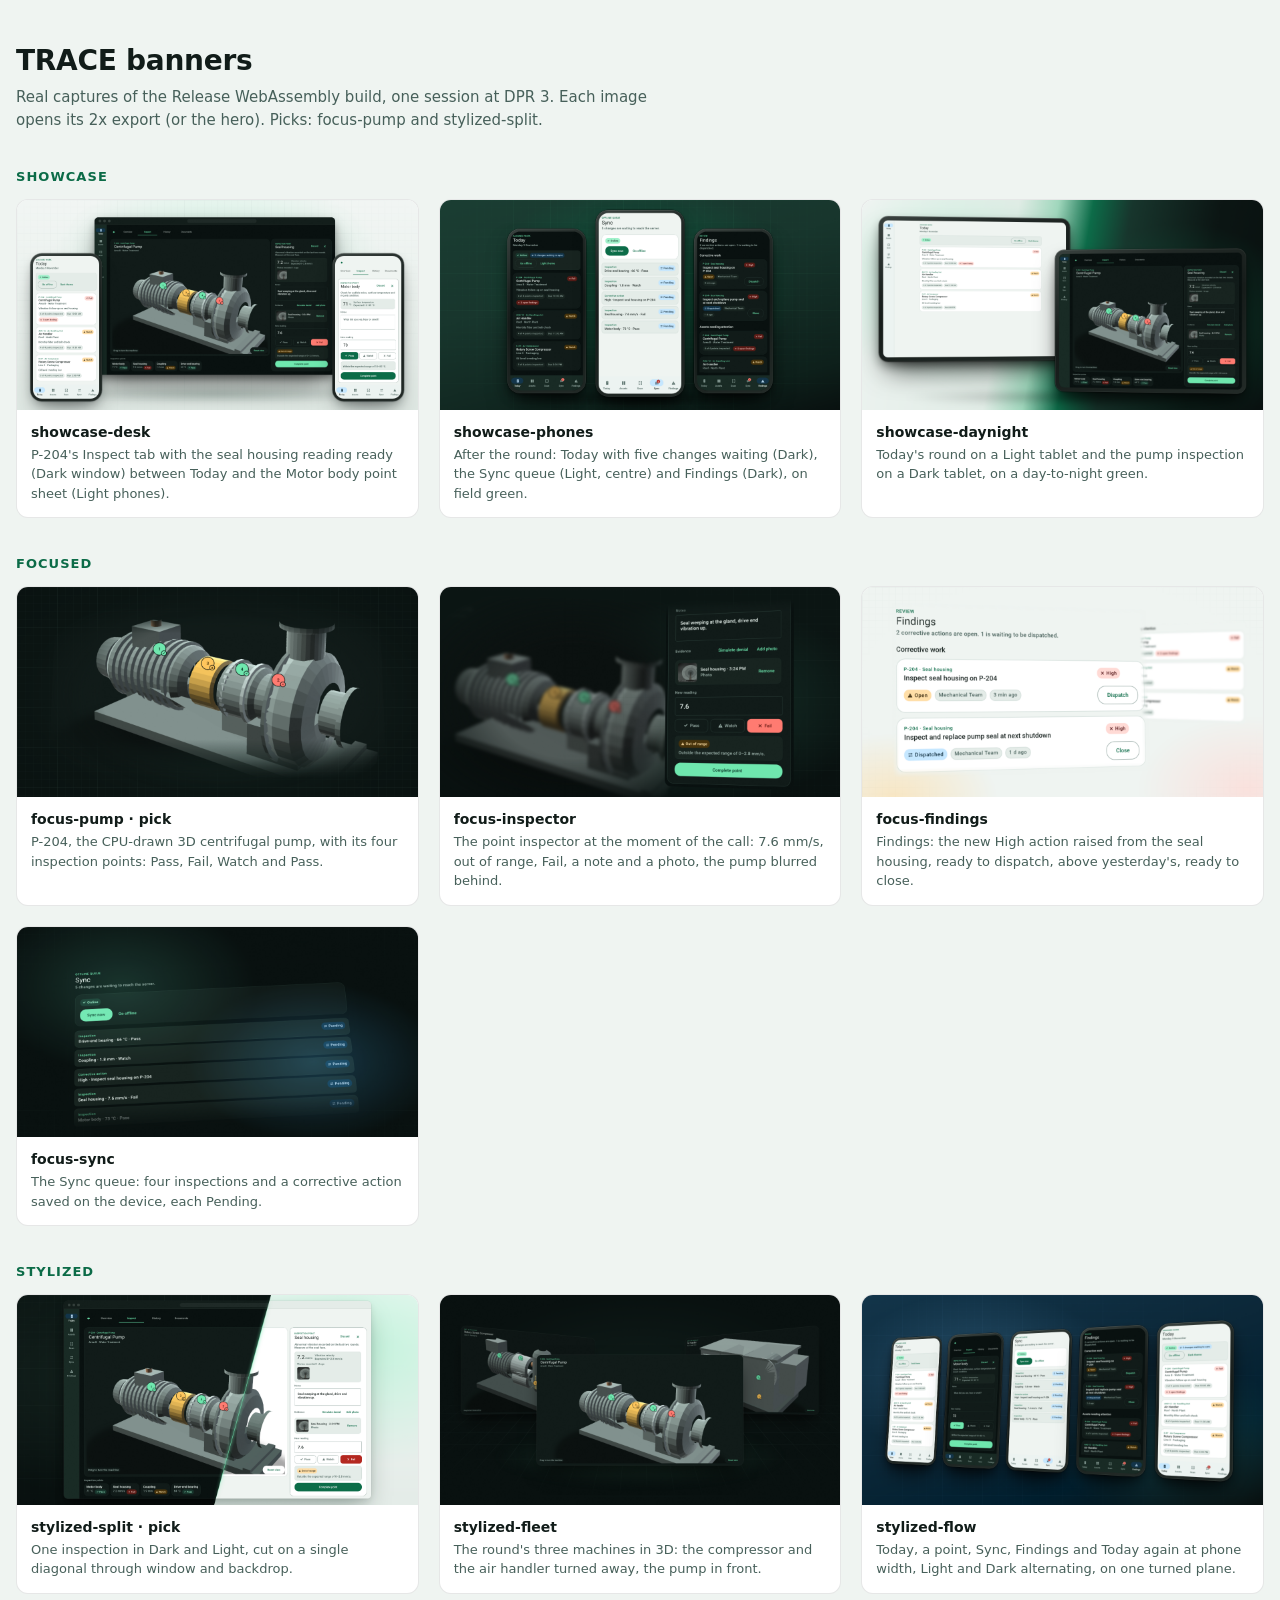
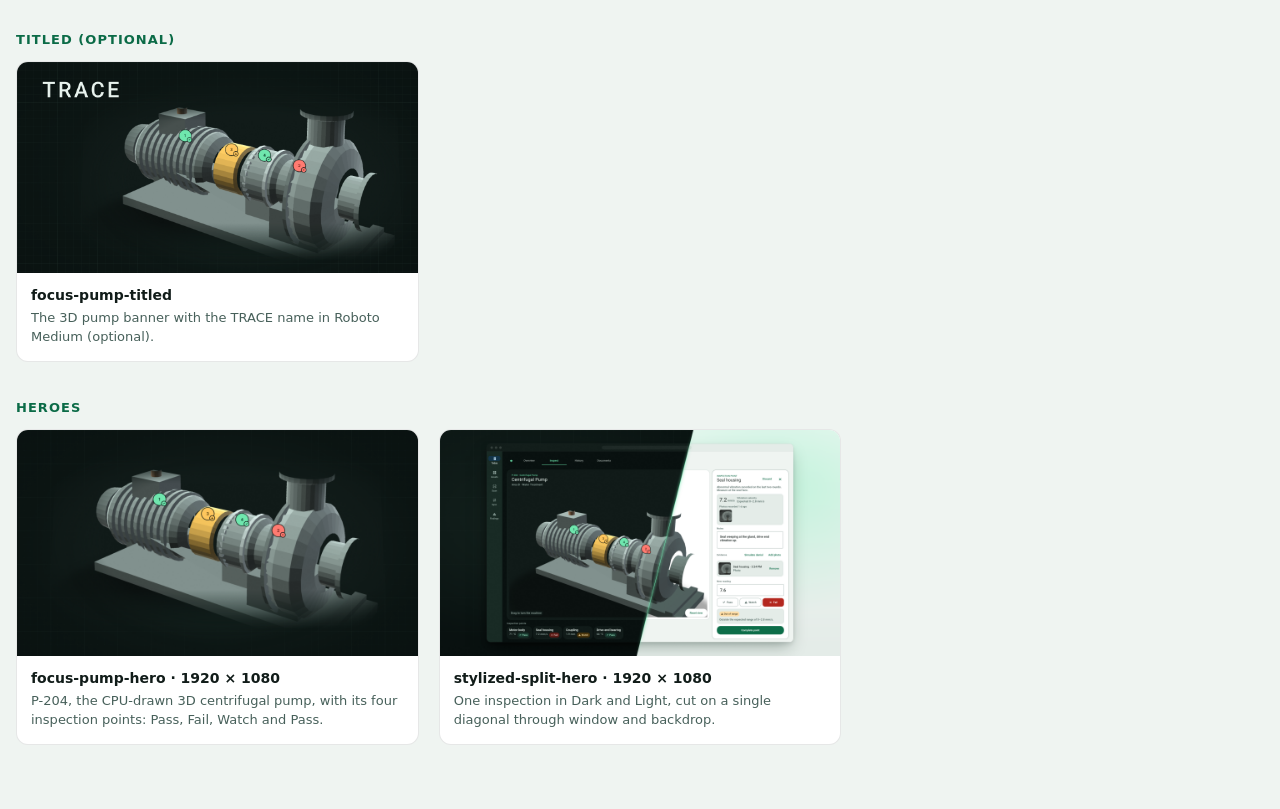
<file: docs/banners/index.html>
<!doctype html>
<html lang="en"><head><meta charset="utf-8">
<meta name="viewport" content="width=device-width, initial-scale=1">
<title>TRACE banners</title>
<style>
  /* Contact sheet for the TRACE banners. Colours: TRACE's palette (Light Background #EFF4F1, Surface #FFFFFF,
     OnSurface #111C19, Primary #0B6B47; Dark Background #08100F, Surface #101A18, OnSurface #E8F3EE, Primary #6EE7AE). */
  :root { --bg: #EFF4F1; --surface: #FFFFFF; --ink: #111C19; --muted: #47605A; --line: rgba(17,28,25,.10); --accent: #0B6B47; }
  @media (prefers-color-scheme: dark) { :root:not([data-theme="light"]) { --bg: #08100F; --surface: #101A18; --ink: #E8F3EE; --muted: #9CB2AB; --line: rgba(232,243,238,.10); --accent: #6EE7AE; } }
  :root[data-theme="dark"] { --bg: #08100F; --surface: #101A18; --ink: #E8F3EE; --muted: #9CB2AB; --line: rgba(232,243,238,.10); --accent: #6EE7AE; }
  * { box-sizing: border-box; }
  body { margin: 0; background: var(--bg); color: var(--ink); font: 15px/1.5 Roboto, system-ui, sans-serif; }
  main { max-width: 1320px; margin: 0 auto; padding: 40px 16px 64px; }
  h1 { font-size: 28px; margin: 0 0 4px; letter-spacing: -.01em; }
  .lede { color: var(--muted); margin: 0 0 32px; max-width: 70ch; }
  h2 { font-size: 13px; text-transform: uppercase; letter-spacing: .08em; color: var(--accent); margin: 36px 0 12px; }
  .grid { display: grid; grid-template-columns: repeat(auto-fill, minmax(min(100%, 400px), 1fr)); gap: 20px; }
  figure { margin: 0; background: var(--surface); border: 1px solid var(--line); border-radius: 12px; overflow: hidden; }
  figure img { display: block; width: 100%; height: auto; aspect-ratio: 1200 / 630; background: var(--line); }
  figure.hero img { aspect-ratio: 16 / 9; }
  figcaption { padding: 12px 14px 14px; display: grid; gap: 2px; }
  figcaption b { font-weight: 600; font-size: 14px; }
  figcaption span { color: var(--muted); font-size: 13px; }
</style></head>
<body><main>
  <h1>TRACE banners</h1>
  <p class="lede">Real captures of the Release WebAssembly build, one session at DPR 3. Each image opens its 2x export (or the hero). Picks: focus-pump and stylized-split.</p>
  <h2>Showcase</h2>
  <div class="grid">
    <figure><a href="finals/showcase-desk@2x.png"><img src="finals/showcase-desk@1x.png" alt="Desk and phones" loading="lazy"></a>
      <figcaption><b>showcase-desk</b><span>P-204&#x27;s Inspect tab with the seal housing reading ready (Dark window) between Today and the Motor body point sheet (Light phones).</span></figcaption></figure>
    <figure><a href="finals/showcase-phones@2x.png"><img src="finals/showcase-phones@1x.png" alt="Three phones" loading="lazy"></a>
      <figcaption><b>showcase-phones</b><span>After the round: Today with five changes waiting (Dark), the Sync queue (Light, centre) and Findings (Dark), on field green.</span></figcaption></figure>
    <figure><a href="finals/showcase-daynight@2x.png"><img src="finals/showcase-daynight@1x.png" alt="Day and night tablets" loading="lazy"></a>
      <figcaption><b>showcase-daynight</b><span>Today&#x27;s round on a Light tablet and the pump inspection on a Dark tablet, on a day-to-night green.</span></figcaption></figure>
  </div>
  <h2>Focused</h2>
  <div class="grid">
    <figure><a href="finals/focus-pump@2x.png"><img src="finals/focus-pump@1x.png" alt="The pump in 3D" loading="lazy"></a>
      <figcaption><b>focus-pump · pick</b><span>P-204, the CPU-drawn 3D centrifugal pump, with its four inspection points: Pass, Fail, Watch and Pass.</span></figcaption></figure>
    <figure><a href="finals/focus-inspector@2x.png"><img src="finals/focus-inspector@1x.png" alt="The call" loading="lazy"></a>
      <figcaption><b>focus-inspector</b><span>The point inspector at the moment of the call: 7.6 mm/s, out of range, Fail, a note and a photo, the pump blurred behind.</span></figcaption></figure>
    <figure><a href="finals/focus-findings@2x.png"><img src="finals/focus-findings@1x.png" alt="Corrective work" loading="lazy"></a>
      <figcaption><b>focus-findings</b><span>Findings: the new High action raised from the seal housing, ready to dispatch, above yesterday&#x27;s, ready to close.</span></figcaption></figure>
    <figure><a href="finals/focus-sync@2x.png"><img src="finals/focus-sync@1x.png" alt="Offline queue" loading="lazy"></a>
      <figcaption><b>focus-sync</b><span>The Sync queue: four inspections and a corrective action saved on the device, each Pending.</span></figcaption></figure>
  </div>
  <h2>Stylized</h2>
  <div class="grid">
    <figure><a href="finals/stylized-split@2x.png"><img src="finals/stylized-split@1x.png" alt="Light and Dark split" loading="lazy"></a>
      <figcaption><b>stylized-split · pick</b><span>One inspection in Dark and Light, cut on a single diagonal through window and backdrop.</span></figcaption></figure>
    <figure><a href="finals/stylized-fleet@2x.png"><img src="finals/stylized-fleet@1x.png" alt="Three machines" loading="lazy"></a>
      <figcaption><b>stylized-fleet</b><span>The round&#x27;s three machines in 3D: the compressor and the air handler turned away, the pump in front.</span></figcaption></figure>
    <figure><a href="finals/stylized-flow@2x.png"><img src="finals/stylized-flow@1x.png" alt="The round, phone by phone" loading="lazy"></a>
      <figcaption><b>stylized-flow</b><span>Today, a point, Sync, Findings and Today again at phone width, Light and Dark alternating, on one turned plane.</span></figcaption></figure>
  </div>
  <h2>Titled (optional)</h2>
  <div class="grid">
    <figure><a href="finals/focus-pump-titled@2x.png"><img src="finals/focus-pump-titled@1x.png" alt="Pump, titled" loading="lazy"></a>
      <figcaption><b>focus-pump-titled</b><span>The 3D pump banner with the TRACE name in Roboto Medium (optional).</span></figcaption></figure>
  </div>
  <h2>Heroes</h2>
  <div class="grid">
    <figure class="hero"><a href="finals/focus-pump-hero.png"><img src="finals/focus-pump-hero.png" alt="The pump in 3D" loading="lazy"></a>
      <figcaption><b>focus-pump-hero · 1920 × 1080</b><span>P-204, the CPU-drawn 3D centrifugal pump, with its four inspection points: Pass, Fail, Watch and Pass.</span></figcaption></figure>
    <figure class="hero"><a href="finals/stylized-split-hero.png"><img src="finals/stylized-split-hero.png" alt="Light and Dark split" loading="lazy"></a>
      <figcaption><b>stylized-split-hero · 1920 × 1080</b><span>One inspection in Dark and Light, cut on a single diagonal through window and backdrop.</span></figcaption></figure>
  </div>
</main></body></html>
</file>
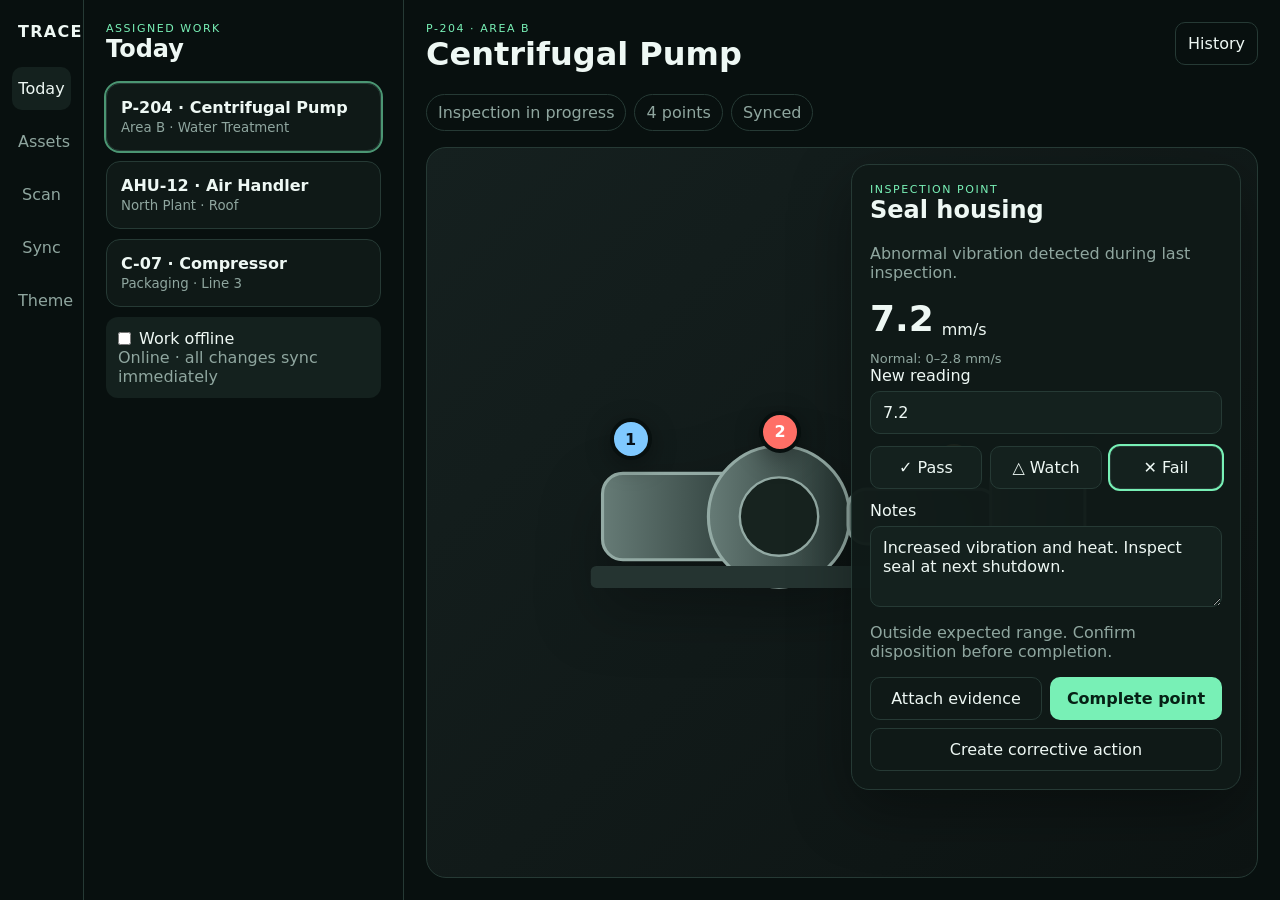
<file: prototype/prototype.html>
<!doctype html>
<html lang="en">
<head>
<meta charset="utf-8"/>
<meta name="viewport" content="width=device-width,initial-scale=1"/>
<title>TRACE — Field Maintenance</title>
<style>
*{box-sizing:border-box} html,body{margin:0;height:100%;font-family:Inter,ui-sans-serif,system-ui,-apple-system,BlinkMacSystemFont,"Segoe UI",sans-serif}
button,input,select,textarea{font:inherit}

:root{
 --bg:#08100f;--panel:#0f1917;--panel2:#14211e;--ink:#eef8f4;--muted:#8fa69f;
 --line:#263a35;--accent:#78f0b6;--warn:#ffca6c;--danger:#ff6f66;--blue:#7fc9ff;
}
body.light{--bg:#eef3f0;--panel:#fff;--panel2:#f6f9f7;--ink:#12201c;--muted:#62736d;--line:#d9e3df}
body{background:var(--bg);color:var(--ink)}
.app{min-height:100vh;display:grid;grid-template-columns:84px 320px minmax(0,1fr)}
.rail{border-right:1px solid var(--line);padding:18px 12px;display:flex;flex-direction:column;gap:10px}
.logo{font-weight:900;letter-spacing:.08em;margin:4px 6px 16px}.navbtn{border:0;background:transparent;color:var(--muted);padding:12px 6px;border-radius:10px;cursor:pointer}
.navbtn.active,.navbtn:hover{background:var(--panel2);color:var(--ink)}
.list{border-right:1px solid var(--line);padding:22px;overflow:auto}.eyebrow{text-transform:uppercase;letter-spacing:.14em;font-size:11px;color:var(--accent)}
h1,h2,h3,p{margin-top:0}.assetcard{padding:14px;border:1px solid var(--line);border-radius:14px;margin:10px 0;background:var(--panel);cursor:pointer}
.assetcard.active{outline:2px solid color-mix(in srgb,var(--accent),transparent 40%)}
.assetcard small,.muted{color:var(--muted)}
.workspace{padding:22px;display:grid;grid-template-rows:auto 1fr;min-width:0}
.topbar{display:flex;justify-content:space-between;gap:16px;align-items:flex-start}
.pills{display:flex;gap:8px;flex-wrap:wrap}.pill{border:1px solid var(--line);border-radius:999px;padding:8px 11px;color:var(--muted)}
.canvas{margin-top:16px;border:1px solid var(--line);border-radius:20px;background:linear-gradient(135deg,#15201f,#0d1413);position:relative;min-height:520px;overflow:hidden}
body.light .canvas{background:linear-gradient(135deg,#f7faf8,#e7efeb)}
.machine{position:absolute;left:8%;right:8%;top:18%;bottom:18%;display:flex;align-items:center;justify-content:center}
.machine svg{width:min(720px,90%);filter:drop-shadow(0 24px 30px rgba(0,0,0,.28))}
.marker{position:absolute;width:42px;height:42px;border-radius:50%;border:4px solid var(--bg);display:grid;place-items:center;font-weight:800;cursor:pointer;background:var(--blue);color:#061018;box-shadow:0 6px 24px rgba(0,0,0,.35)}
.marker.watch{background:var(--warn)}.marker.fail{background:var(--danger);color:white}
.sheet{position:absolute;right:16px;top:16px;width:min(390px,calc(100% - 32px));max-height:calc(100% - 32px);overflow:auto;background:color-mix(in srgb,var(--panel) 96%,transparent);border:1px solid var(--line);border-radius:18px;padding:18px;box-shadow:0 20px 60px rgba(0,0,0,.35)}
.metric{display:flex;align-items:end;gap:8px;margin:12px 0}.metric strong{font-size:36px}.range{color:var(--muted);font-size:13px}
input,textarea,select{width:100%;background:var(--panel2);border:1px solid var(--line);color:var(--ink);border-radius:10px;padding:11px 12px;margin:6px 0 12px}
.row{display:flex;gap:8px}.row>*{flex:1}.seg button,.primary,.secondary{border:1px solid var(--line);background:var(--panel2);color:var(--ink);padding:11px 12px;border-radius:10px;cursor:pointer}
.seg{display:grid;grid-template-columns:repeat(3,1fr);gap:8px}.seg button.sel{outline:2px solid var(--accent)}
.primary{background:var(--accent);color:#062015;border-color:transparent;font-weight:800}.dangerbtn{background:var(--danger);color:white}
.secondary{background:transparent}.full{width:100%}.hidden{display:none!important}.toast{position:fixed;right:24px;bottom:24px;background:var(--ink);color:var(--bg);padding:12px 15px;border-radius:12px;font-weight:700;z-index:5}
.timeline{display:grid;gap:10px}.event{padding:12px;border-left:3px solid var(--line);background:var(--panel2);border-radius:0 10px 10px 0}
.syncbox{padding:12px;background:var(--panel2);border-radius:12px;margin-top:10px}
.toggle{display:flex;align-items:center;gap:8px}.toggle input{width:auto;margin:0}
@media(max-width:900px){.app{grid-template-columns:74px minmax(0,1fr)}.list{display:none}.sheet{position:absolute}.workspace{padding:14px}}
@media(max-width:560px){.app{display:block;padding-bottom:70px}.rail{position:fixed;z-index:6;bottom:0;left:0;right:0;height:66px;background:var(--panel);border-top:1px solid var(--line);border-right:0;flex-direction:row;justify-content:space-around;padding:8px}.logo{display:none}.rail .navbtn{font-size:11px}.workspace{padding:12px}.canvas{min-height:640px}.sheet{left:10px;right:10px;bottom:10px;top:auto;width:auto;max-height:55%}.machine{top:8%;bottom:42%}.topbar h1{font-size:22px}}

</style>
</head>
<body>

<div class="app">
  <aside class="rail">
    <div class="logo">TRACE</div>
    <button class="navbtn active" data-view="today">Today</button>
    <button class="navbtn" data-view="assets">Assets</button>
    <button class="navbtn" data-view="scan">Scan</button>
    <button class="navbtn" data-view="sync">Sync <span id="syncCount"></span></button>
    <button class="navbtn" id="themeBtn">Theme</button>
  </aside>
  <aside class="list">
    <div class="eyebrow">Assigned work</div>
    <h2>Today</h2>
    <div class="assetcard active"><strong>P-204 · Centrifugal Pump</strong><br><small>Area B · Water Treatment</small></div>
    <div class="assetcard"><strong>AHU-12 · Air Handler</strong><br><small>North Plant · Roof</small></div>
    <div class="assetcard"><strong>C-07 · Compressor</strong><br><small>Packaging · Line 3</small></div>
    <div class="syncbox"><div class="toggle"><input id="offline" type="checkbox"><label for="offline">Work offline</label></div><div class="muted" id="netState">Online · all changes sync immediately</div></div>
  </aside>
  <main class="workspace">
    <div class="topbar">
      <div><div class="eyebrow">P-204 · Area B</div><h1>Centrifugal Pump</h1><div class="pills"><span class="pill">Inspection in progress</span><span class="pill">4 points</span><span class="pill" id="syncPill">Synced</span></div></div>
      <button class="secondary" id="historyBtn">History</button>
    </div>
    <section class="canvas" id="canvas">
      <div class="machine">
        <svg viewBox="0 0 800 300" role="img" aria-label="Simplified centrifugal pump diagram">
          <defs><linearGradient id="g" x1="0" x2="1"><stop stop-color="#667b76"/><stop offset="1" stop-color="#253431"/></linearGradient></defs>
          <rect x="95" y="100" width="210" height="110" rx="26" fill="url(#g)" stroke="#93aaa4" stroke-width="4"/>
          <circle cx="320" cy="155" r="90" fill="url(#g)" stroke="#93aaa4" stroke-width="4"/>
          <circle cx="320" cy="155" r="50" fill="#17231f" stroke="#93aaa4" stroke-width="3"/>
          <rect x="408" y="120" width="190" height="70" rx="24" fill="url(#g)" stroke="#93aaa4" stroke-width="4"/>
          <rect x="590" y="92" width="120" height="126" rx="18" fill="url(#g)" stroke="#93aaa4" stroke-width="4"/>
          <rect x="80" y="218" width="650" height="28" rx="7" fill="#253431"/>
        </svg>
      </div>
      <button class="marker" style="left:22%;top:37%" data-point="motor">1</button>
      <button class="marker fail" style="left:40%;top:36%" data-point="seal">2</button>
      <button class="marker watch" style="left:61%;top:40%" data-point="coupling">3</button>
      <button class="marker" style="left:76%;top:34%" data-point="bearing">4</button>

      <div class="sheet" id="pointSheet">
        <div class="eyebrow">Inspection point</div>
        <h2 id="pointName">Seal housing</h2>
        <p class="muted" id="pointHint">Abnormal vibration detected during last inspection.</p>
        <div class="metric"><strong id="latestReading">7.2</strong><span id="unit">mm/s</span></div>
        <div class="range" id="normalRange">Normal: 0–2.8 mm/s</div>
        <label>New reading</label>
        <input id="reading" inputmode="decimal" value="7.2"/>
        <div class="seg">
          <button data-status="pass">✓ Pass</button>
          <button data-status="watch">△ Watch</button>
          <button data-status="fail" class="sel">✕ Fail</button>
        </div>
        <label style="display:block;margin-top:12px">Notes</label>
        <textarea id="notes" rows="3">Increased vibration and heat. Inspect seal at next shutdown.</textarea>
        <p id="validation" class="muted"></p>
        <div class="row"><button class="secondary" id="attachBtn">Attach evidence</button><button class="primary" id="completeBtn">Complete point</button></div>
        <button class="secondary full hidden" id="correctiveBtn" style="margin-top:8px">Create corrective action</button>
      </div>

      <div class="sheet hidden" id="historySheet">
        <div class="eyebrow">Asset history</div><h2>Condition timeline</h2>
        <div class="timeline" id="historyList"></div>
        <button class="secondary full" id="closeHistory">Close</button>
      </div>

      <div class="sheet hidden" id="correctiveSheet">
        <div class="eyebrow">Corrective action</div><h2>Create from Seal housing</h2>
        <label>Summary</label><input id="actionSummary" value="Inspect and replace pump seal"/>
        <div class="row"><div><label>Priority</label><select id="priority"><option>High</option><option>Medium</option><option>Low</option></select></div><div><label>Assignee</label><select id="assignee"><option>Mechanical Team</option><option>Alex R.</option><option>Priya S.</option></select></div></div>
        <div class="row"><button class="secondary" id="cancelAction">Cancel</button><button class="primary dangerbtn" id="saveAction">Create action</button></div>
      </div>

      <div class="sheet hidden" id="syncSheet">
        <div class="eyebrow">Offline queue</div><h2>Synchronization</h2><div id="queue"></div>
        <button class="primary full" id="syncNow">Sync now</button>
        <button class="secondary full" id="closeSync" style="margin-top:8px">Close</button>
      </div>
    </section>
  </main>
</div>
<div class="toast hidden" id="toast"></div>

<script>

const points={
 motor:{name:'Motor body',hint:'Check noise, surface temperature and mount condition.',latest:71,unit:'°C',min:10,max:85,status:'pass'},
 seal:{name:'Seal housing',hint:'Abnormal vibration detected during last inspection.',latest:7.2,unit:'mm/s',min:0,max:2.8,status:'fail'},
 coupling:{name:'Coupling',hint:'Inspect alignment witness marks and guard condition.',latest:1.9,unit:'mm',min:0,max:1.5,status:'watch'},
 bearing:{name:'Drive-end bearing',hint:'Record bearing temperature after 15 minutes running.',latest:64,unit:'°C',min:10,max:78,status:'pass'}
};
let selected='seal', disposition='fail';
let history=JSON.parse(localStorage.getItem('trace_history')||'[]');
let actions=JSON.parse(localStorage.getItem('trace_actions')||'[]');
let queue=JSON.parse(localStorage.getItem('trace_queue')||'[]');

const $=id=>document.getElementById(id);
function toast(m){$('toast').textContent=m;$('toast').classList.remove('hidden');setTimeout(()=>$('toast').classList.add('hidden'),1800)}
function persist(){localStorage.setItem('trace_history',JSON.stringify(history));localStorage.setItem('trace_actions',JSON.stringify(actions));localStorage.setItem('trace_queue',JSON.stringify(queue));renderSync()}
function showPoint(id){
 selected=id; const p=points[id];
 $('pointName').textContent=p.name;$('pointHint').textContent=p.hint;$('latestReading').textContent=p.latest;$('unit').textContent=p.unit;
 $('normalRange').textContent=`Normal: ${p.min}–${p.max} ${p.unit}`;$('reading').value=p.latest; disposition=p.status;
 document.querySelectorAll('.seg button').forEach(b=>b.classList.toggle('sel',b.dataset.status===disposition));
 $('correctiveBtn').classList.toggle('hidden',disposition!=='fail');
 document.querySelectorAll('.sheet').forEach(s=>s.classList.add('hidden'));$('pointSheet').classList.remove('hidden');
 validateReading();
}
function validateReading(){
 const p=points[selected],v=Number($('reading').value);
 if(Number.isNaN(v)){$('validation').textContent='Enter a numeric reading.';return false}
 const out=v<p.min||v>p.max;
 $('validation').textContent=out?`Outside expected range. Confirm disposition before completion.`:`Within expected range.`;
 return true;
}
document.querySelectorAll('.marker').forEach(m=>m.onclick=()=>showPoint(m.dataset.point));
document.querySelectorAll('.seg button').forEach(b=>b.onclick=()=>{disposition=b.dataset.status;document.querySelectorAll('.seg button').forEach(x=>x.classList.toggle('sel',x===b));$('correctiveBtn').classList.toggle('hidden',disposition!=='fail')});
$('reading').oninput=validateReading;
$('completeBtn').onclick=()=>{
 if(!validateReading()) return;
 if(disposition==='fail'&&!$('notes').value.trim()){ $('validation').textContent='A failed point requires a note or evidence.'; return;}
 const p=points[selected],v=Number($('reading').value);p.latest=v;p.status=disposition;
 history.unshift({point:p.name,reading:v,unit:p.unit,status:disposition,note:$('notes').value,time:new Date().toLocaleString()});
 if($('offline').checked) queue.unshift({type:'InspectionEvent',label:`${p.name} · ${v} ${p.unit}`,status:'Pending'});
 persist();toast($('offline').checked?'Inspection saved locally · queued for sync':'Inspection completed');
 $('latestReading').textContent=v;
 if(disposition==='fail') $('correctiveBtn').classList.remove('hidden');
};
$('attachBtn').onclick=()=>toast('Evidence attached (prototype simulation)');
$('correctiveBtn').onclick=()=>{document.querySelectorAll('.sheet').forEach(s=>s.classList.add('hidden'));$('correctiveSheet').classList.remove('hidden')};
$('cancelAction').onclick=()=>showPoint(selected);
$('saveAction').onclick=()=>{
 if(!$('actionSummary').value.trim()){toast('Summary is required');return}
 actions.unshift({summary:$('actionSummary').value,priority:$('priority').value,assignee:$('assignee').value,point:points[selected].name});
 if($('offline').checked) queue.unshift({type:'CorrectiveAction',label:$('actionSummary').value,status:'Pending'});
 persist();toast('Corrective action created');showPoint(selected);
};
$('historyBtn').onclick=()=>{
 document.querySelectorAll('.sheet').forEach(s=>s.classList.add('hidden'));$('historySheet').classList.remove('hidden');
 $('historyList').innerHTML=(history.length?history:[{point:'Seal housing',reading:7.2,unit:'mm/s',status:'fail',note:'Increased vibration noted.',time:'Sep 10 · 10:14'}]).map(e=>`<div class="event"><strong>${e.point} · ${e.reading} ${e.unit}</strong><br><span class="muted">${e.status.toUpperCase()} · ${e.time}</span><br>${e.note||''}</div>`).join('');
};
$('closeHistory').onclick=()=>showPoint(selected);
function renderSync(){
 $('syncCount').textContent=queue.length?`(${queue.length})`:'';$('syncPill').textContent=queue.length?`${queue.length} pending`:'Synced';
 $('queue').innerHTML=queue.length?queue.map((q,i)=>`<div class="event"><strong>${q.type}</strong><br>${q.label}<br><span class="muted">${q.status}</span></div>`).join(''):'<p class="muted">Nothing waiting to sync.</p>';
}
document.querySelector('[data-view="sync"]').onclick=()=>{document.querySelectorAll('.sheet').forEach(s=>s.classList.add('hidden'));$('syncSheet').classList.remove('hidden');renderSync()}
$('closeSync').onclick=()=>showPoint(selected);
$('syncNow').onclick=()=>{if($('offline').checked){toast('Go online to sync');return}queue=[];persist();toast('All changes synchronized')};
$('offline').onchange=()=>{$('netState').textContent=$('offline').checked?'Offline · changes save locally':'Online · all changes sync immediately';renderSync()}
$('themeBtn').onclick=()=>document.body.classList.toggle('light');
showPoint('seal');renderSync();

</script>
</body>
</html>
</file>
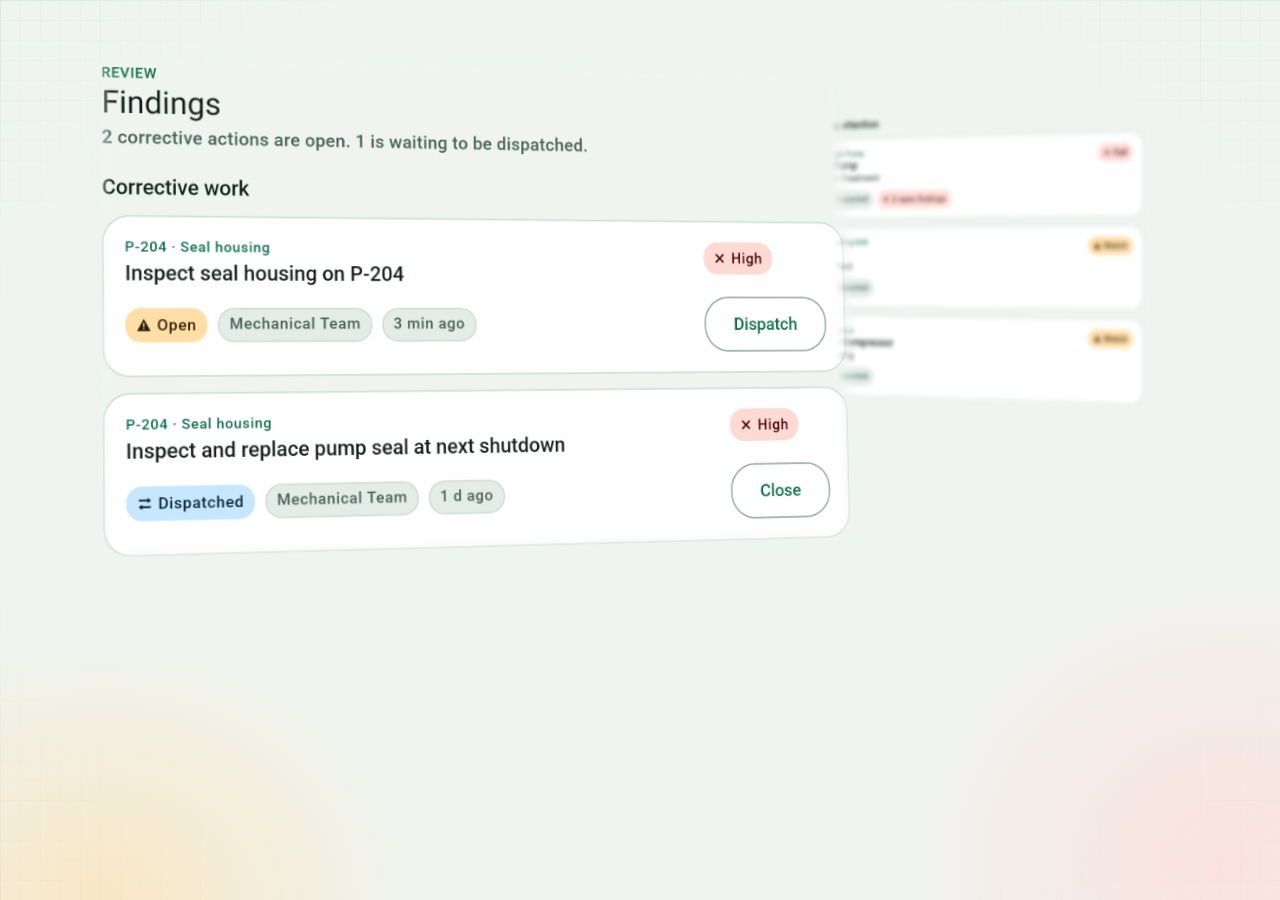
<file: docs/banners/src/focus-findings.html>
<!doctype html>
<html><head><meta charset="utf-8"><title>focus-findings</title>
<link rel="stylesheet" href="frames.css">
<style>
  /* Findings (Light), the supervisor's view: the corrective work raised from P-204's seal housing. The new action
     (High, Open, Mechanical Team, ready to Dispatch) above yesterday's (High, Dispatched, ready to Close). The
     column turns toward the viewer; "Assets needing attention", the column beside it, sits behind it out of focus.
     Day Background #EFF4F1 as the ground, lit with WatchContainer #FFDEA6 (the Open chip) and ErrorContainer #FFDAD5
     (the High chips); the surveyor's grid is OutlineVariant #C7D6D1. */
  .stage { background: #EFF4F1; --grain: .045; }
  .survey { --gs: 20px; --gc: rgba(199,214,209,.60); --gc2: rgba(199,214,209,.30);
    --gm: radial-gradient(85% 90% at 50% 50%, transparent 60%, rgba(0,0,0,.8) 88%, #000 100%); }
  .back { position: absolute; left: 700px; top: 96px; width: 450px; height: 323px; border-radius: 14px; overflow: hidden;
    filter: blur(2.5px); transform: perspective(1400px) rotateY(-16deg) scale(.95); transform-origin: 100% 50%;
    -webkit-mask-image: linear-gradient(90deg, transparent 0%, #000 8%, #000 100%); }
  .back img { width: 100%; height: 100%; }
  .front { position: absolute; left: 92px; top: 52px; width: 808px; height: 512px; transform-origin: 30% 50%;
    transform: perspective(1900px) rotateY(12deg) rotateX(3deg);
    -webkit-mask-image: linear-gradient(90deg, transparent 0%, #000 2.5%, #000 97%, transparent 100%),
                        linear-gradient(180deg, transparent 0%, #000 3%, #000 95%, transparent 100%);
    -webkit-mask-composite: source-in; mask-composite: intersect; }
  .front img { width: 100%; height: 100%; }
  /* the light falls on the backdrop only, so the cards keep their own colours */
  .light { position: absolute; inset: 0; pointer-events: none; background:
      radial-gradient(34% 40% at 8% 100%, rgba(255,222,166,.6) 0%, rgba(255,222,166,0) 75%),
      radial-gradient(36% 46% at 96% 96%, rgba(255,218,213,.7) 0%, rgba(255,218,213,0) 75%); }
</style></head>
<body><div class="stage grain">
  <div class="survey"></div>
  <div class="light"></div>
  <div class="back"><img src="cap/light-findings-assets@2x.png"></div>
  <div class="front"><img src="cap/light-findings-work@3x.png"></div>
</div></body></html>
</file>
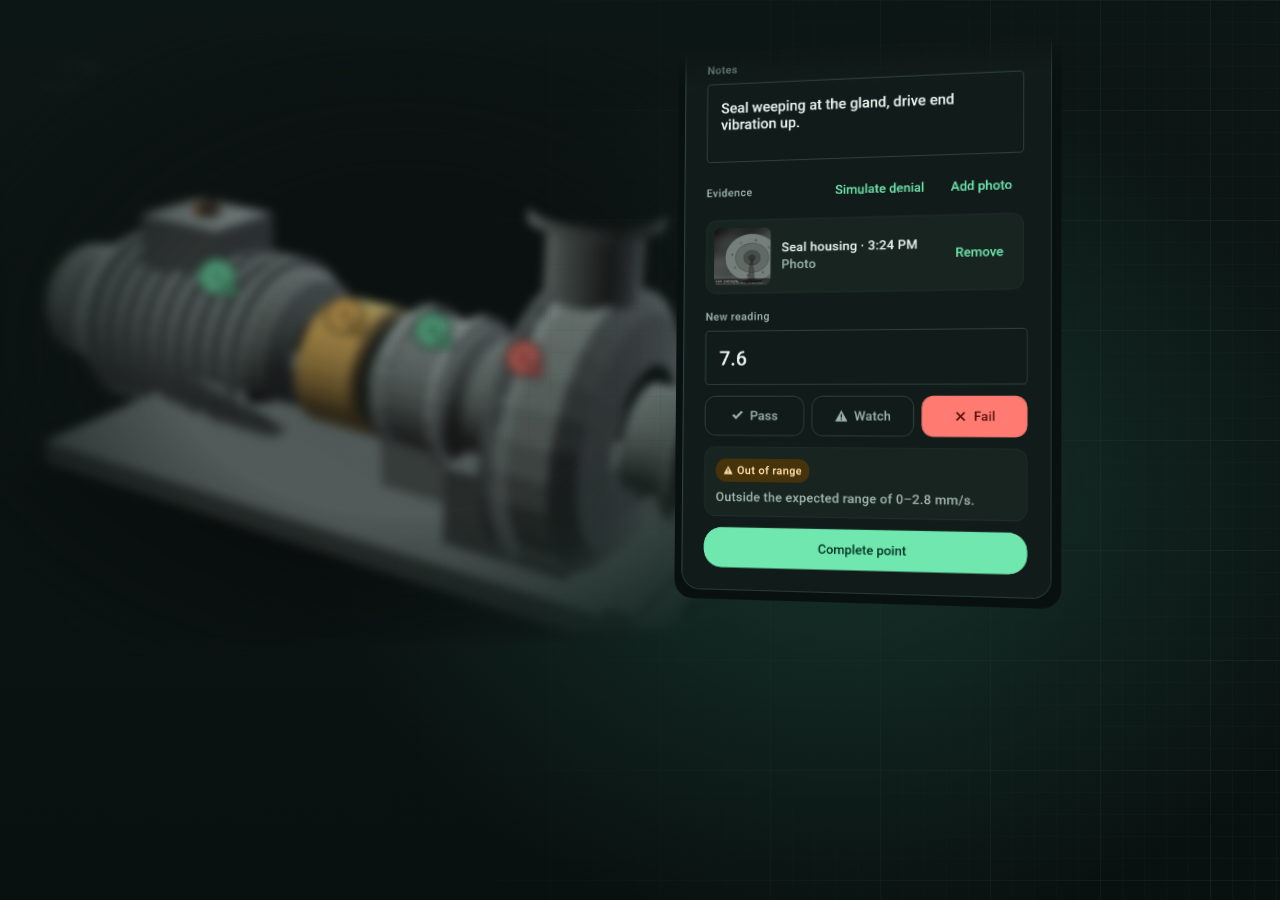
<file: docs/banners/src/focus-inspector.html>
<!doctype html>
<html><head><meta charset="utf-8"><title>focus-inspector</title>
<link rel="stylesheet" href="frames.css">
<style>
  /* The point inspector (Dark) at the moment of the call: Seal housing, a note, a fresh photo, 7.6 mm/s against an
     expected 0-2.8, Fail chosen, out of range, Complete point ready. The panel turns toward the viewer; the pump it
     belongs to (same capture) sits behind it, out of focus. Night Background #08100F with a PrimaryContainer #17352C
     glow; the Fail call's ErrorColor #FF7A70 lifts a faint warm light under the buttons. */
  .stage { background:
      radial-gradient(60% 70% at 66% 55%, rgba(23,53,44,.9) 0%, rgba(23,53,44,0) 70%),
      linear-gradient(180deg, #0B1513 0%, #08100F 100%); --grain: .05; }
  .scene { position: absolute; left: -40px; top: 40px; width: 820px; height: 602px; filter: blur(5px) brightness(.62) saturate(.9);
    transform: perspective(1600px) rotateY(10deg) scale(.98); transform-origin: 100% 50%;
    -webkit-mask-image: radial-gradient(70% 70% at 55% 50%, #000 40%, transparent 85%); }
  .scene img { width: 100%; height: 100%; }
  .survey { --gs: 22px; --gc: rgba(44,64,58,.28); --gc2: rgba(30,46,41,.22);
    --gm: linear-gradient(90deg, transparent 30%, rgba(0,0,0,.8) 100%); }
  .warm { position: absolute; left: 650px; top: 380px; width: 420px; height: 200px; border-radius: 50%;
    background: radial-gradient(closest-side, rgba(255,122,112,.16), rgba(255,122,112,0)); filter: blur(20px); }
  .panel { position: absolute; left: 676px; top: -211px; width: 376px; height: 808px; border-radius: 18px; overflow: hidden;
    transform: perspective(1700px) rotateY(-14deg) rotateX(2deg); transform-origin: 0% 75%;
    box-shadow: 0 0 0 1px rgba(232,243,238,.06), 0 30px 60px -10px rgba(0,0,0,.7), 0 0 80px -20px rgba(110,231,174,.22);
    -webkit-mask-image: linear-gradient(180deg, transparent 32.5%, rgba(0,0,0,.55) 34.5%, #000 37%, #000 100%); }
  .panel img { width: 100%; height: 100%; }
</style></head>
<body><div class="stage grain">
  <div class="scene"><img src="cap/dark-inspect-scene@2x.png"></div>
  <div class="survey"></div>
  <div class="warm"></div>
  <div class="panel"><img src="cap/dark-inspect-panel@3x.png"></div>
</div></body></html>
</file>
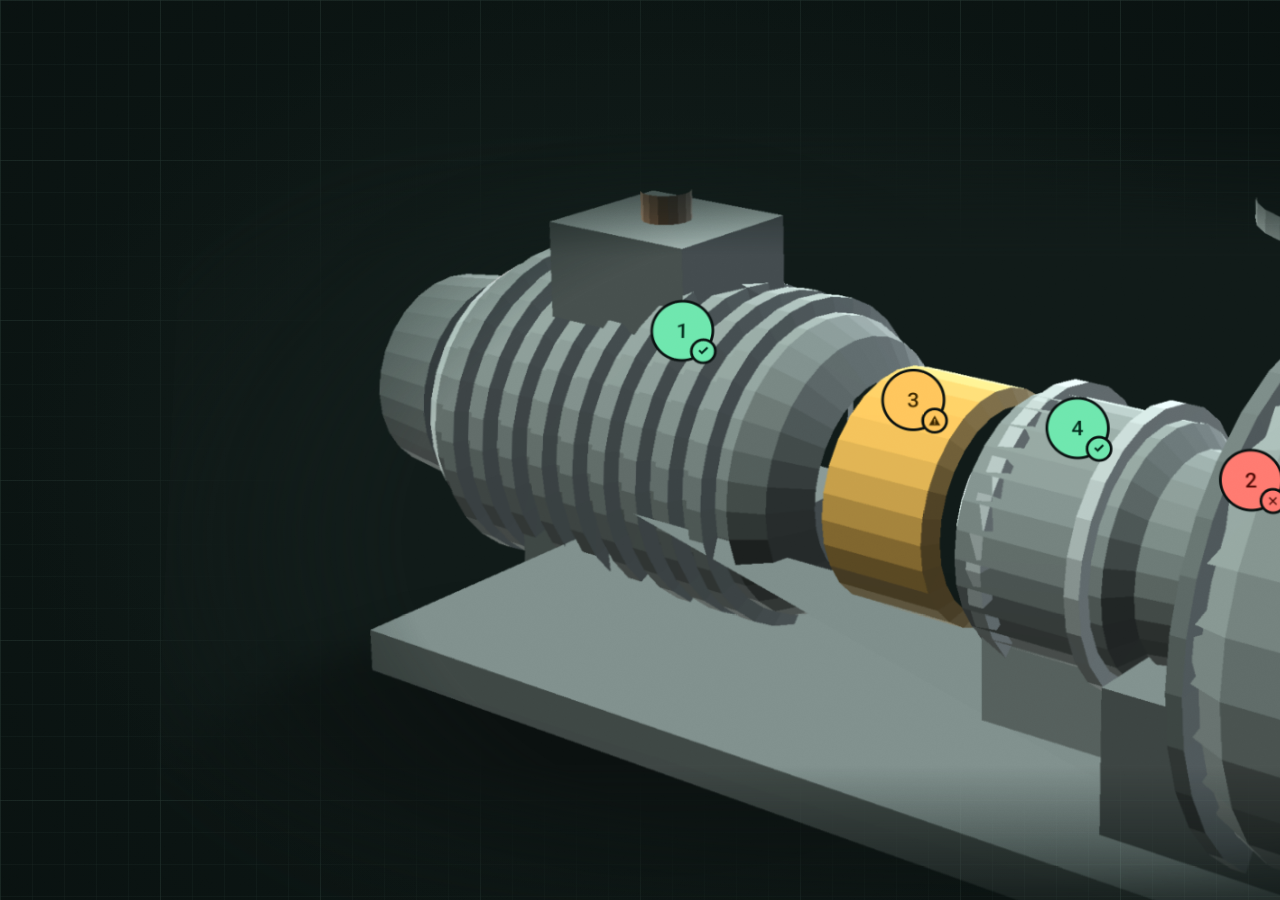
<file: docs/banners/src/focus-pump-hero.html>
<!doctype html>
<html><head><meta charset="utf-8"><title>focus-pump-hero</title>
<link rel="stylesheet" href="frames.css">
<style>
  /* Hero (1920 x 1080) of focus-pump. P-204, the CPU-rendered 3D centrifugal pump (Dark, Inspect tab, default view)
     with its four inspection points: 1 Motor body Pass, 3 Coupling Watch, 4 Drive-end bearing Pass, 2 Seal housing
     Fail. The scene's own ground (Surface #101A18) is the centre of the backdrop, so the crop's edges dissolve into
     the night Background #08100F; a surveyor's grid in OutlineVariant #1E2E29 and a PrimaryContainer #17352C glow
     sit behind it. */
  .stage { background:
      radial-gradient(62% 66% at 52% 52%, #101A18 0%, #101A18 38%, rgba(16,26,24,0) 82%),
      radial-gradient(80% 90% at 50% 50%, #0E1916 0%, #08100F 100%); --grain: .05; }
  .glow { position: absolute; left: 290px; right: 260px; top: 200px; bottom: 90px; border-radius: 50%;
    background: radial-gradient(closest-side, rgba(23,53,44,.85), rgba(23,53,44,0)); filter: blur(44px); }
  .survey { --gs: 32px; --gc: rgba(44,64,58,.34); --gc2: rgba(30,46,41,.30);
    --gm: radial-gradient(75% 80% at 50% 50%, rgba(0,0,0,.0) 30%, rgba(0,0,0,.9) 70%, #000 100%); }
  .plane { position: absolute; left: 160px; top: 104px; width: 1600px; height: 848px; transform-origin: 50% 70%;
    transform: perspective(2880px) rotateX(9deg);
    -webkit-mask-image: radial-gradient(60% 66% at 52% 50%, #000 62%, rgba(0,0,0,.55) 80%, transparent 100%),
                        linear-gradient(180deg, transparent 0%, #000 16%, #000 78%, transparent 100%);
    -webkit-mask-composite: source-in; mask-composite: intersect; }
  .plane img { width: 100%; height: 100%; }
</style></head>
<body><div class="stage grain">
  <div class="survey"></div>
  <div class="glow"></div>
  <div class="plane"><img src="cap/dark-pump-scene@3x.png"></div>
</div></body></html>
</file>
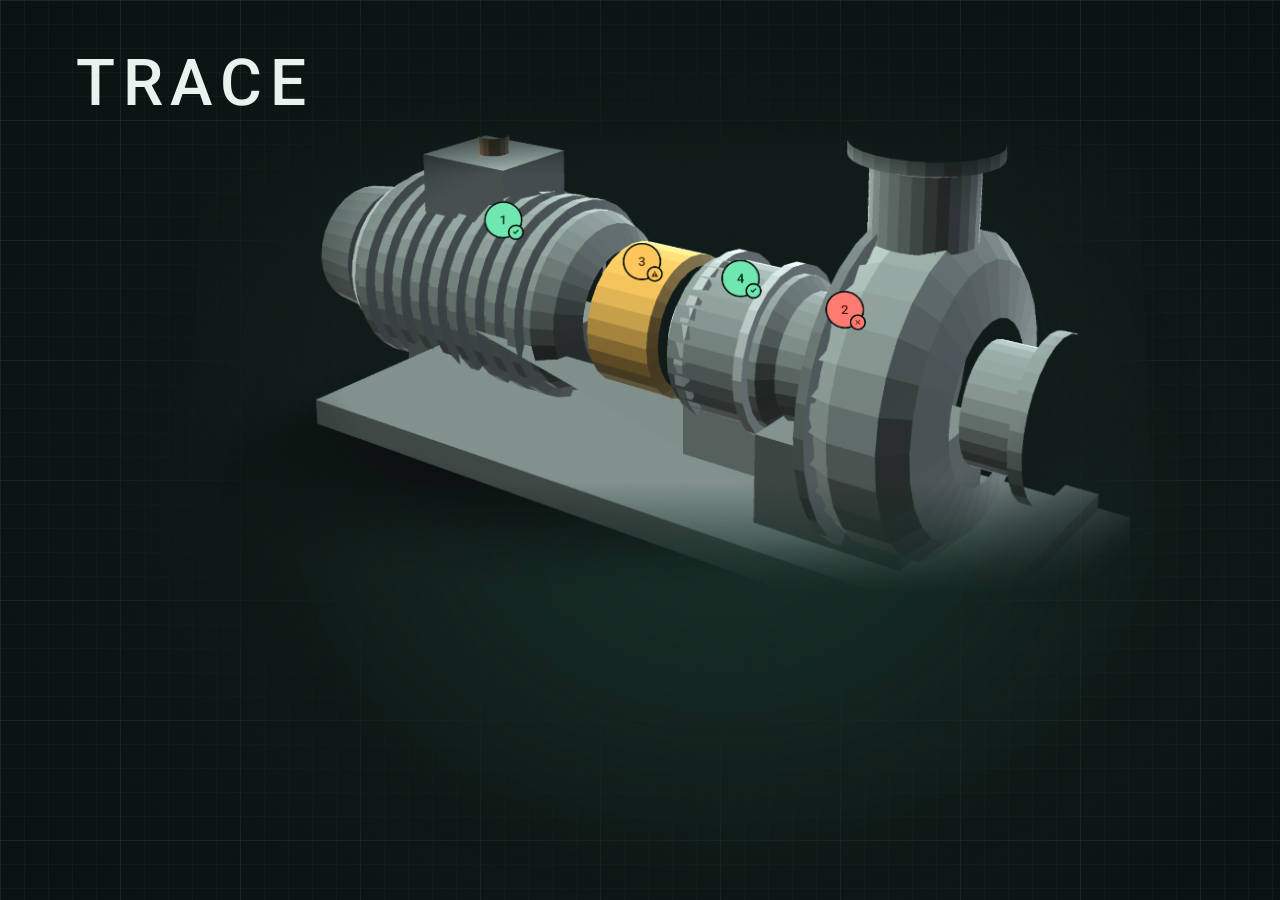
<file: docs/banners/src/focus-pump-titled.html>
<!doctype html>
<html><head><meta charset="utf-8"><title>focus-pump-titled</title>
<link rel="stylesheet" href="frames.css">
<style>
  /* Optional titled variant of focus-pump: the display name in the app's own type face (Roboto Medium, the
     Material type the app ships through Uno.Fonts.Roboto), OnSurface (Dark) #E8F3EE. The pump moves right and down to
     make room. Otherwise as focus-pump:
     P-204, the CPU-rendered 3D centrifugal pump (Dark, Inspect tab, default view) with its four inspection points:
     1 Motor body Pass, 3 Coupling Watch, 4 Drive-end bearing Pass, 2 Seal housing Fail. The scene's own ground
     (Surface #101A18) is the centre of the backdrop, so the crop's edges dissolve into the night Background #08100F;
     a surveyor's grid in OutlineVariant #1E2E29 and a PrimaryContainer #17352C glow sit behind it. */
  .stage { background:
      radial-gradient(60% 64% at 58% 58%, #101A18 0%, #101A18 38%, rgba(16,26,24,0) 82%),
      radial-gradient(80% 90% at 50% 50%, #0E1916 0%, #08100F 100%); --grain: .05; }
  .glow { position: absolute; left: 260px; right: 90px; top: 150px; bottom: 30px; border-radius: 50%;
    background: radial-gradient(closest-side, rgba(23,53,44,.85), rgba(23,53,44,0)); filter: blur(30px); }
  .survey { --gs: 24px; --gc: rgba(44,64,58,.34); --gc2: rgba(30,46,41,.30);
    --gm: radial-gradient(75% 80% at 50% 50%, rgba(0,0,0,.0) 30%, rgba(0,0,0,.9) 70%, #000 100%); }
  .plane { position: absolute; left: 190px; top: 84px; width: 960px; height: 509px; transform-origin: 50% 70%;
    transform: perspective(1800px) rotateX(9deg);
    -webkit-mask-image: radial-gradient(60% 66% at 52% 50%, #000 62%, rgba(0,0,0,.55) 80%, transparent 100%),
                        linear-gradient(180deg, transparent 0%, #000 16%, #000 78%, transparent 100%);
    -webkit-mask-composite: source-in; mask-composite: intersect; }
  .plane img { width: 100%; height: 100%; }
  @font-face { font-family: 'Roboto'; font-weight: 500; src: url('fonts/Roboto-Medium.ttf'); }
  h1 { position: absolute; left: 76px; top: 52px; margin: 0; font: 500 64px/1 'Roboto', sans-serif; letter-spacing: .12em;
    color: #E8F3EE; }
</style></head>
<body><div class="stage grain">
  <div class="survey"></div>
  <div class="glow"></div>
  <div class="plane"><img src="cap/dark-pump-scene@3x.png"></div>
  <h1>TRACE</h1>
</div></body></html>
</file>
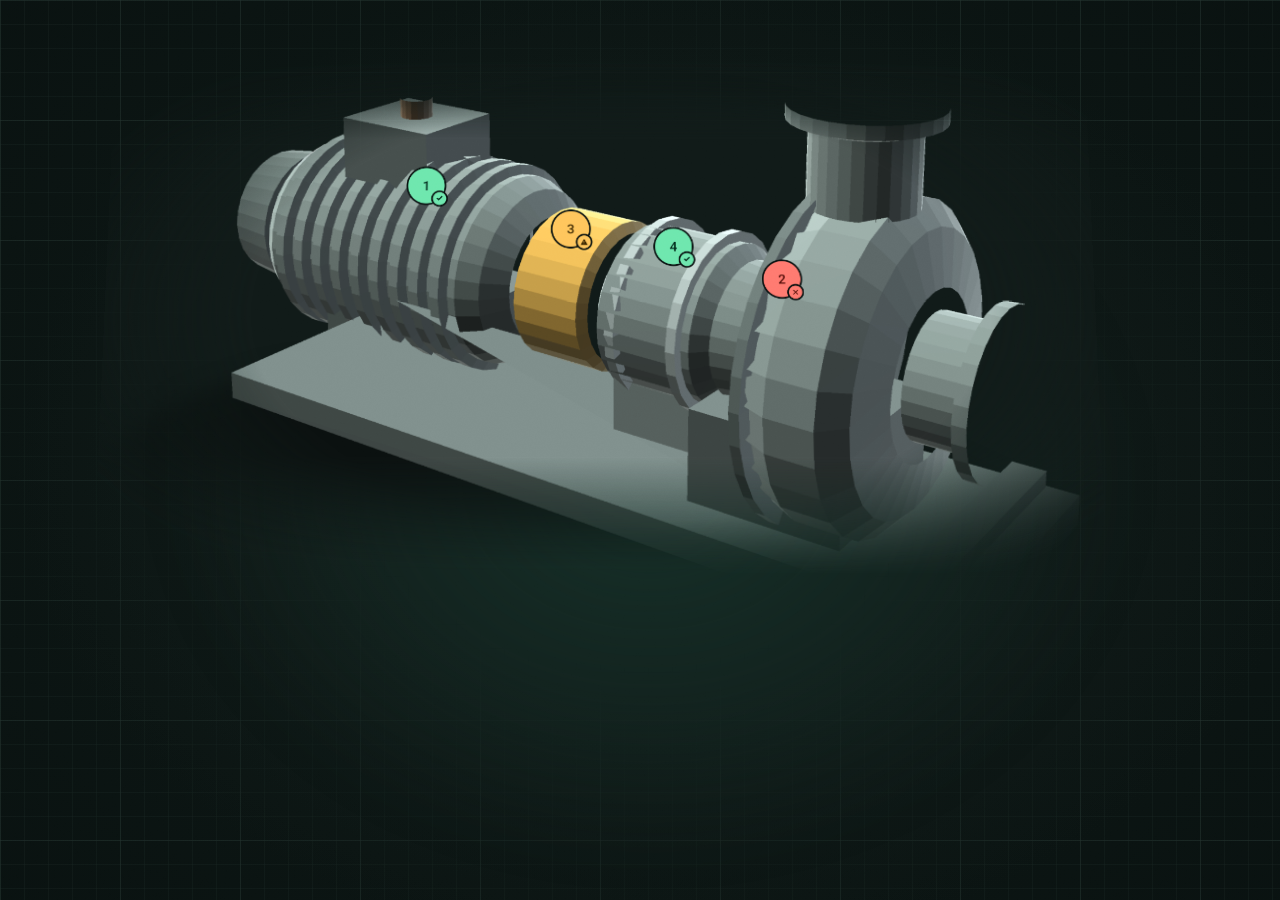
<file: docs/banners/src/focus-pump.html>
<!doctype html>
<html><head><meta charset="utf-8"><title>focus-pump</title>
<link rel="stylesheet" href="frames.css">
<style>
  /* P-204, the CPU-rendered 3D centrifugal pump (Dark, Inspect tab, default view) with its four inspection points:
     1 Motor body Pass, 3 Coupling Watch, 4 Drive-end bearing Pass, 2 Seal housing Fail. The scene's own ground
     (Surface #101A18) is the centre of the backdrop, so the crop's edges dissolve into the night Background #08100F;
     a surveyor's grid in OutlineVariant #1E2E29 and a PrimaryContainer #17352C glow sit behind it. */
  .stage { background:
      radial-gradient(62% 66% at 52% 52%, #101A18 0%, #101A18 38%, rgba(16,26,24,0) 82%),
      radial-gradient(80% 90% at 50% 50%, #0E1916 0%, #08100F 100%); --grain: .05; }
  .glow { position: absolute; left: 180px; right: 160px; top: 110px; bottom: 50px; border-radius: 50%;
    background: radial-gradient(closest-side, rgba(23,53,44,.85), rgba(23,53,44,0)); filter: blur(30px); }
  .survey { --gs: 24px; --gc: rgba(44,64,58,.34); --gc2: rgba(30,46,41,.30);
    --gm: radial-gradient(75% 80% at 50% 50%, rgba(0,0,0,.0) 30%, rgba(0,0,0,.9) 70%, #000 100%); }
  .plane { position: absolute; left: 100px; top: 44px; width: 1000px; height: 530px; transform-origin: 50% 70%;
    transform: perspective(1800px) rotateX(9deg);
    -webkit-mask-image: radial-gradient(60% 66% at 52% 50%, #000 62%, rgba(0,0,0,.55) 80%, transparent 100%),
                        linear-gradient(180deg, transparent 0%, #000 16%, #000 78%, transparent 100%);
    -webkit-mask-composite: source-in; mask-composite: intersect; }
  .plane img { width: 100%; height: 100%; }
</style></head>
<body><div class="stage grain">
  <div class="survey"></div>
  <div class="glow"></div>
  <div class="plane"><img src="cap/dark-pump-scene@3x.png"></div>
</div></body></html>
</file>
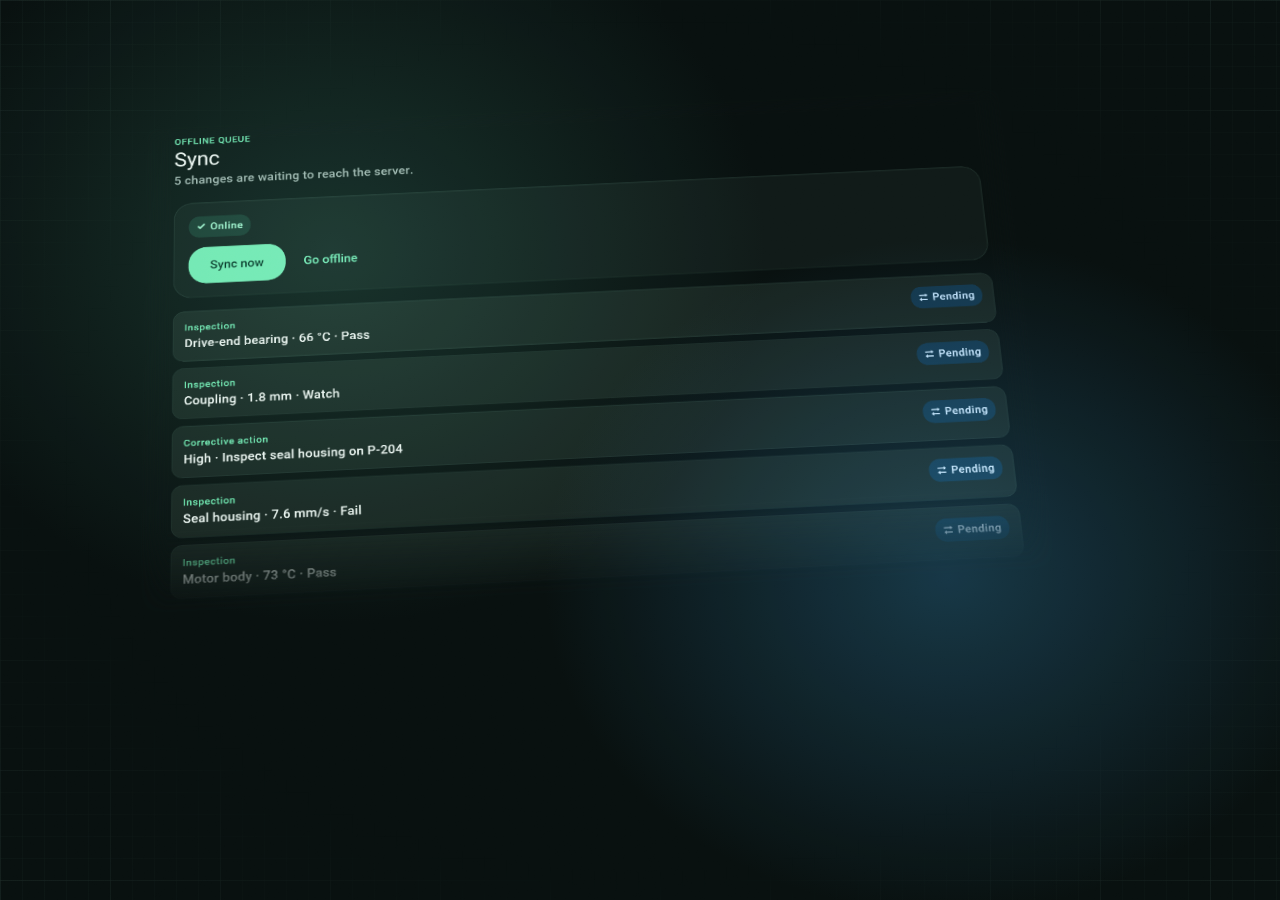
<file: docs/banners/src/focus-sync.html>
<!doctype html>
<html><head><meta charset="utf-8"><title>focus-sync</title>
<link rel="stylesheet" href="frames.css">
<style>
  /* The offline queue (Dark): the round saved on the device first, five changes waiting to reach the server: four
     inspections and the corrective action raised from the failed seal housing, each Pending. The page is laid back
     from its bottom edge and turned a little; its own ground (Background #08100F) is the backdrop, so the crop has no
     edge. SecondaryContainer #123449 (the Pending chips' colour) and PrimaryContainer #17352C glow behind it; the
     surveyor's grid (OutlineVariant #1E2E29) shows only at the margins. */
  .stage { background: #08100F; --grain: .05; }
  /* the light falls on page and backdrop alike, so the crop has no edge */
  .light { position: absolute; inset: 0; pointer-events: none; mix-blend-mode: screen; background:
      radial-gradient(42% 50% at 74% 64%, rgba(18,52,73,.80) 0%, rgba(18,52,73,0) 75%),
      radial-gradient(45% 55% at 26% 28%, rgba(23,53,44,.70) 0%, rgba(23,53,44,0) 75%); }
  .survey { --gs: 22px; --gc: rgba(44,64,58,.30); --gc2: rgba(30,46,41,.26);
    --gm: radial-gradient(80% 85% at 50% 50%, transparent 55%, rgba(0,0,0,.8) 85%, #000 100%); }
  .list { position: absolute; left: 140px; top: 52px; width: 920px; height: 541px; transform-origin: 50% 100%;
    transform: perspective(1800px) rotateX(15deg) rotateZ(-3deg);
    -webkit-mask-image: linear-gradient(90deg, transparent 0%, #000 3%, #000 97%, transparent 100%),
                        linear-gradient(180deg, transparent 0%, #000 3%, #000 84%, transparent 100%);
    -webkit-mask-composite: source-in; mask-composite: intersect; }
  .list img { width: 100%; height: 100%; }
</style></head>
<body><div class="stage grain">
  <div class="survey"></div>
  <div class="list"><img src="cap/dark-sync-list@3x.png"></div>
  <div class="light"></div>
</div></body></html>
</file>
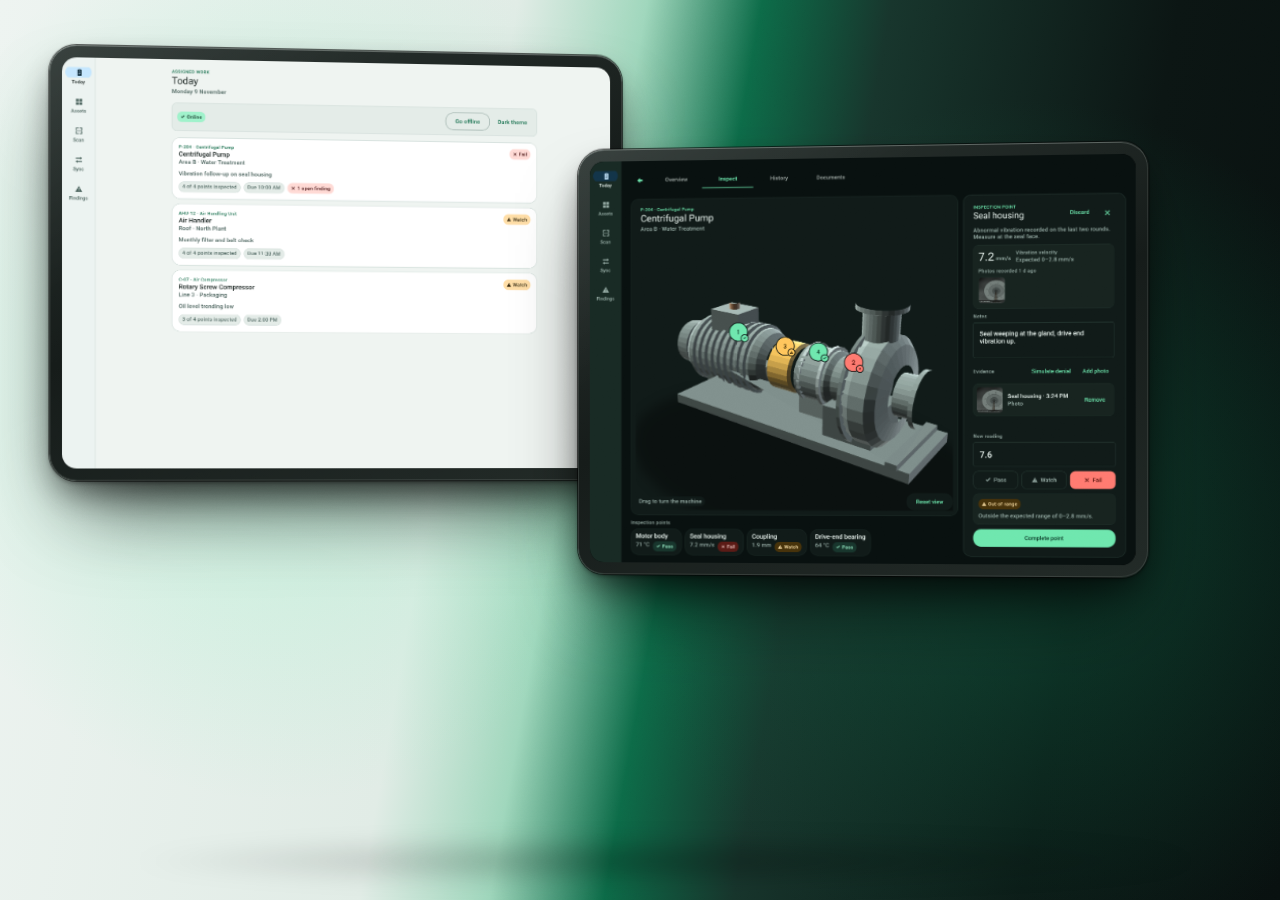
<file: docs/banners/src/showcase-daynight.html>
<!doctype html>
<html><head><meta charset="utf-8"><title>showcase-daynight</title>
<link rel="stylesheet" href="frames.css">
<style>
  /* Two field tablets, day and night, turned toward each other: Today's round in Light (P-204 failing, AHU-12 and C-07
     on watch), and P-204's Inspect tab in Dark with the Seal housing reading ready to complete. Same session, before
     the round was completed. The backdrop runs from the day Background #EFF4F1 and PrimaryContainer #9FF2CB to the
     night Background #08100F through PrimaryContainer #9FF2CB (softened), PrimaryVariantDark #0C6B48 and Dark
     PrimaryContainer #17352C, so the turn from day to night stays green, never grey. */
  .stage { background:
      radial-gradient(45% 70% at 22% 40%, rgba(159,242,203,.55) 0%, rgba(159,242,203,0) 70%),
      radial-gradient(45% 70% at 80% 60%, rgba(12,107,72,.45) 0%, rgba(12,107,72,0) 70%),
      linear-gradient(100deg, #EEF4F1 0%, #E1ECE6 36%, #9FD7BC 45%, #0C6B48 53%, #17352C 62%, #0B1513 82%, #08100F 100%); --grain: .05; }
  .row { position: absolute; inset: 0; perspective: 2400px; }
  .t { --bezel: 12px; --r: 26px; width: 560px; height: 424px; }
  .tl { left: 62px; top: 56px; transform: rotateY(7deg); transform-origin: 100% 50%; }
  .tr { left: 578px; top: 150px; transform: rotateY(-7deg); transform-origin: 0% 50%; }
  .floor { position: absolute; left: 10%; right: 6%; bottom: 14px; height: 50px; border-radius: 50%;
    background: radial-gradient(closest-side, rgba(0,0,0,.28), rgba(0,0,0,0)); filter: blur(10px); }
</style></head>
<body><div class="stage grain on-night">
  <div class="floor"></div>
  <div class="row">
    <div class="device t tl"><div class="screen"><img src="cap/light-tab-today@2x.png"></div></div>
    <div class="device t tr"><div class="screen"><img src="cap/dark-tab-inspect@2x.png"></div></div>
  </div>
</div></body></html>
</file>
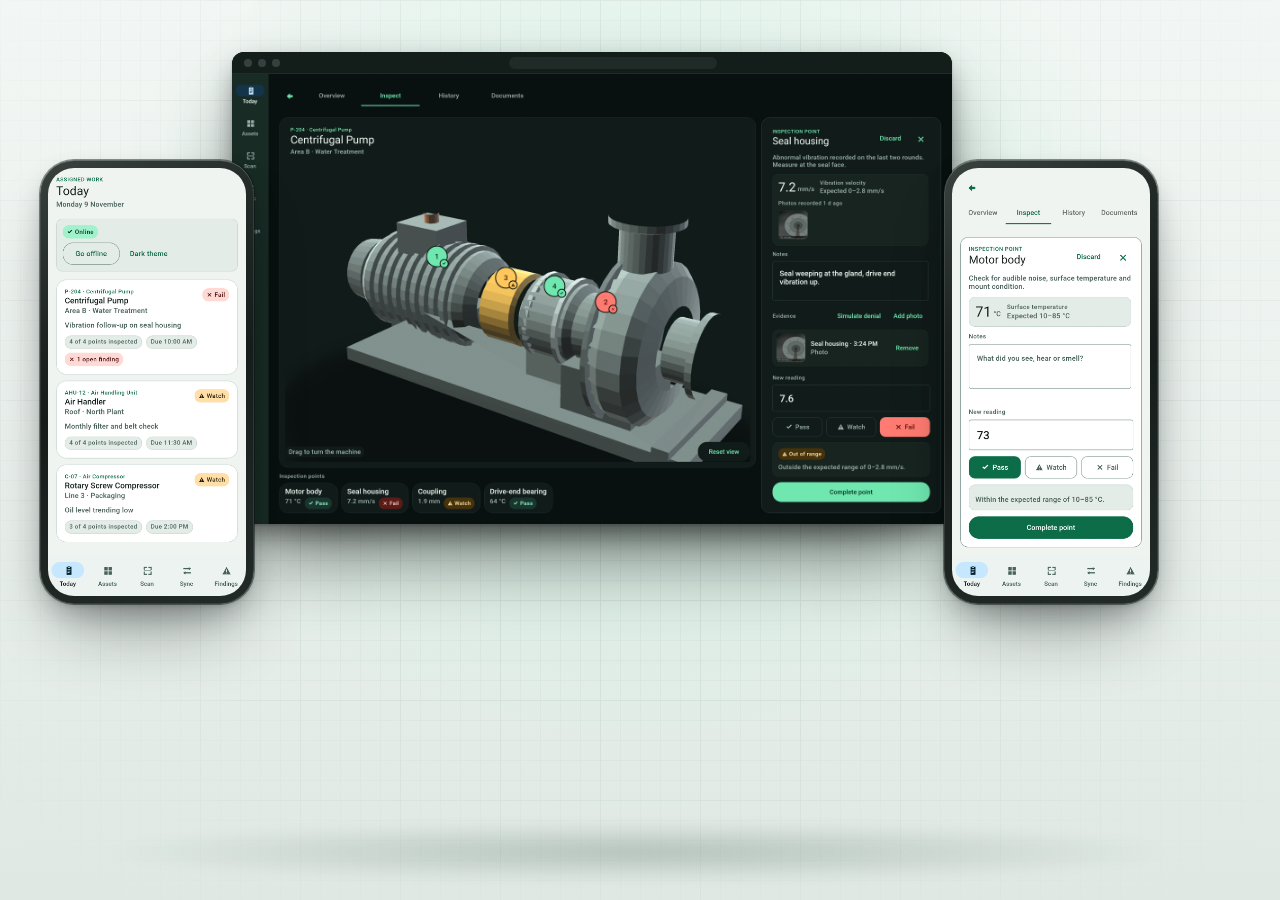
<file: docs/banners/src/showcase-desk.html>
<!doctype html>
<html><head><meta charset="utf-8"><title>showcase-desk</title>
<link rel="stylesheet" href="frames.css">
<style>
  /* House style: phone, desktop window, phone, all before the round is completed. Today (Light), P-204's Inspect
     tab with the Seal housing reading ready to complete (Dark), and the Motor body point sheet with 73 °C and Pass
     (Light). Day backdrop: Background #EFF4F1 into SurfaceVariant #E4ECE8, a PrimaryContainer #9FF2CB glow and the
     surveyor's grid in OutlineVariant #C7D6D1. */
  .stage { background:
      radial-gradient(60% 70% at 50% 34%, rgba(159,242,203,.42) 0%, rgba(159,242,203,0) 70%),
      linear-gradient(180deg, #F2F6F4 0%, #E9F0EC 60%, #DFE8E3 100%); --grain: .05; }
  .survey { --gs: 20px; --gc: rgba(199,214,209,.75); --gc2: rgba(199,214,209,.38);
    --gm: radial-gradient(70% 75% at 50% 45%, #000 0%, rgba(0,0,0,.5) 55%, transparent 95%); }
  .floor { position: absolute; left: 8%; right: 8%; bottom: 18px; height: 60px; border-radius: 50%;
    background: radial-gradient(closest-side, rgba(0,37,23,.20), rgba(0,37,23,0)); filter: blur(6px); }
  .win { left: 232px; top: 52px; width: 720px; --bar: 22px; }
  .p1 { left: 40px; top: 160px; width: 214px; height: 444px; --bezel: 8px; --r: 34px; }
  .p2 { left: 944px; top: 160px; width: 214px; height: 444px; --bezel: 8px; --r: 34px; }
</style></head>
<body><div class="stage grain">
  <div class="survey"></div>
  <div class="floor"></div>
  <div class="win night"><div class="bar"><i></i><i></i><i></i><b></b></div><img src="cap/dark-desk-inspect@2x.png"></div>
  <div class="device p1"><div class="screen"><img src="cap/light-phone-today@2x.png"></div></div>
  <div class="device p2"><div class="screen"><img src="cap/light-phone-point@2x.png"></div></div>
</div></body></html>
</file>
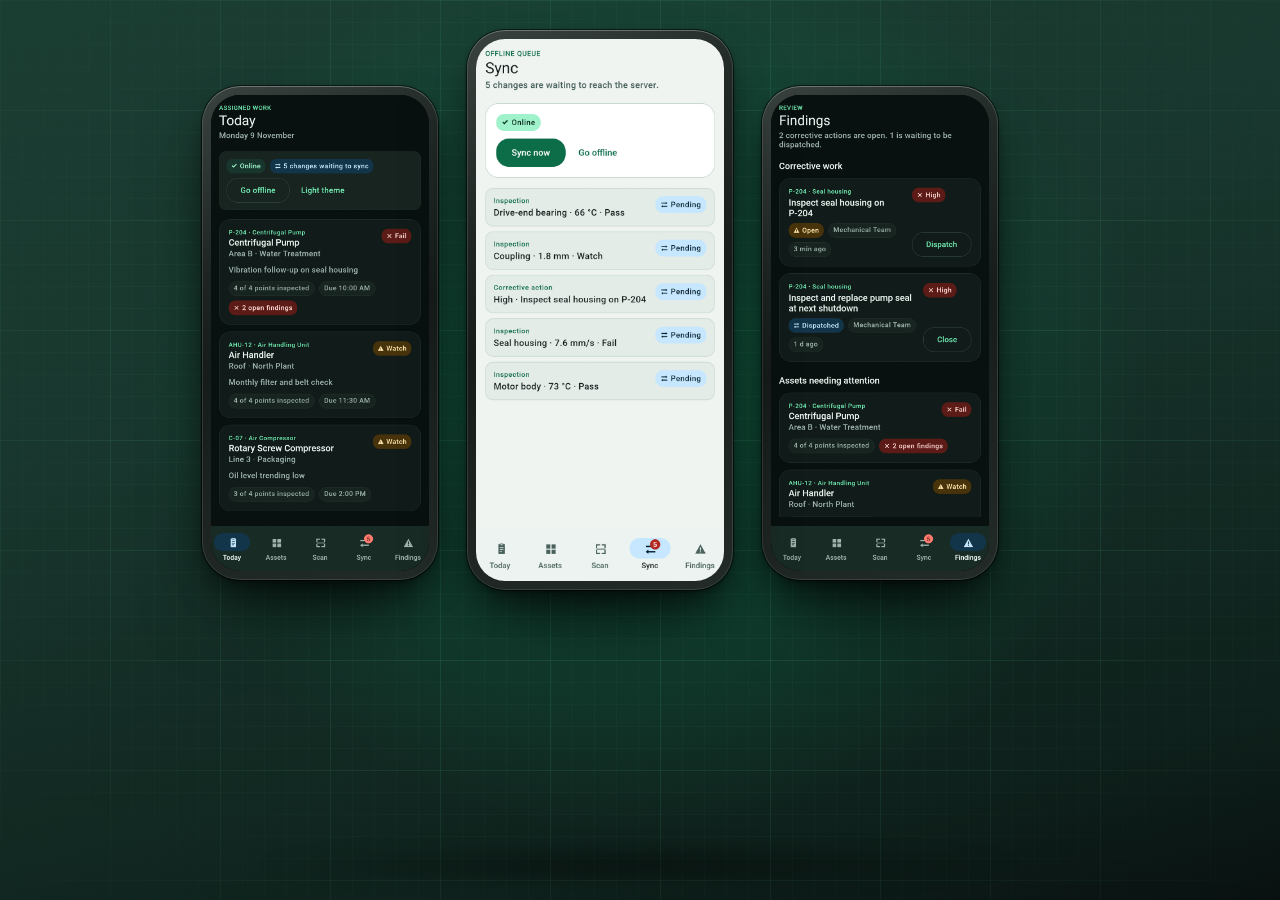
<file: docs/banners/src/showcase-phones.html>
<!doctype html>
<html><head><meta charset="utf-8"><title>showcase-phones</title>
<link rel="stylesheet" href="frames.css">
<style>
  /* Three phones after the round: Today with five changes waiting to sync (Dark), the Sync queue holding them
     (Light, centre, raised) and Findings with the new corrective action (Dark). One session, so the counts agree.
     Field-green backdrop: PrimaryContainer (Dark) #17352C deepening to the night Background #08100F, lit by
     PrimaryVariantDark #0C6B48, with the surveyor's grid in Primary #6EE7AE at low alpha. */
  .stage { background:
      radial-gradient(55% 70% at 50% 42%, rgba(12,107,72,.70) 0%, rgba(12,107,72,0) 72%),
      linear-gradient(165deg, #1A3D32 0%, #17352C 40%, #0D1F1A 85%, #08100F 100%); --grain: .06; }
  .survey { --gs: 22px; --gc: rgba(110,231,174,.10); --gc2: rgba(110,231,174,.05);
    --gm: radial-gradient(70% 80% at 50% 45%, #000 0%, rgba(0,0,0,.6) 60%, transparent 100%); }
  .floor { position: absolute; left: 20%; right: 20%; bottom: 12px; height: 46px; border-radius: 50%;
    background: radial-gradient(closest-side, rgba(0,0,0,.45), rgba(0,0,0,0)); filter: blur(8px); }
  .d { --bezel: 9px; --r: 38px; }
  .pl { left: 202px; top: 86px; width: 236px; height: 494px; }
  .pc { left: 467px; top: 30px; width: 266px; height: 560px; }
  .pr { left: 762px; top: 86px; width: 236px; height: 494px; }
</style></head>
<body><div class="stage grain on-night">
  <div class="survey"></div>
  <div class="floor"></div>
  <div class="device d pl"><div class="screen"><img src="cap/dark-phone-today-after@2x.png"></div></div>
  <div class="device d pr"><div class="screen"><img src="cap/dark-phone-findings@2x.png"></div></div>
  <div class="device d pc"><div class="screen"><img src="cap/light-phone-sync@2x.png"></div></div>
</div></body></html>
</file>
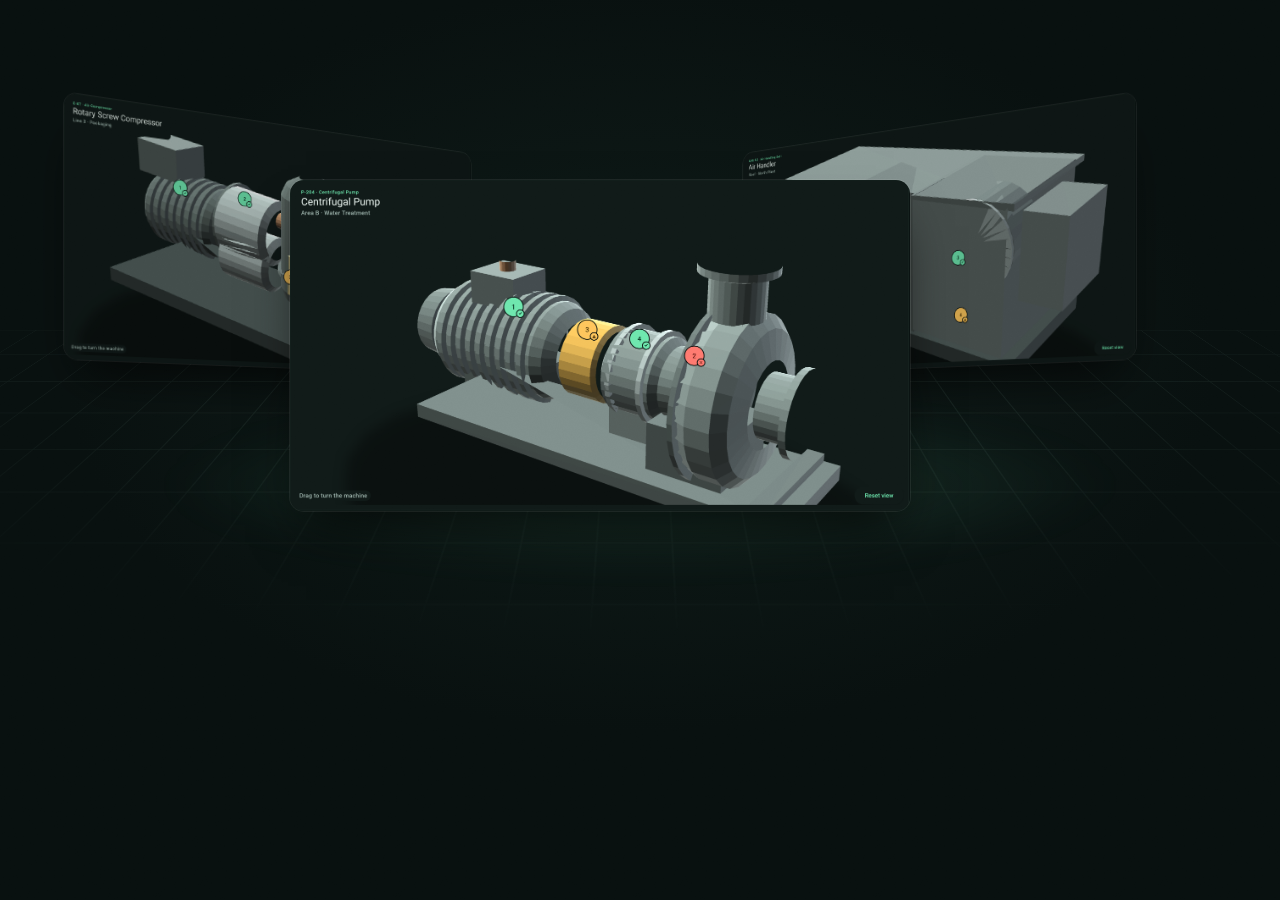
<file: docs/banners/src/stylized-fleet.html>
<!doctype html>
<html><head><meta charset="utf-8"><title>stylized-fleet</title>
<link rel="stylesheet" href="frames.css">
<style>
  /* Today's round as three machines, each the asset's own 3D Inspect card (Dark): C-07 the rotary screw compressor (left),
     AHU-12 the air handler (right) and, in front, P-204 the centrifugal pump, every inspection point pinned to its
     machine. The cards stand like a cover flow: the pump faces the viewer, the other two turn away on either side. Night Background #08100F, the
     surveyor's grid on the floor plane in OutlineVariant #1E2E29, a Primary #6EE7AE floor light. */
  .stage { background:
      radial-gradient(60% 55% at 50% 40%, #0F1C19 0%, #08100F 75%); --grain: .05; }
  .floor { position: absolute; left: -300px; right: -300px; top: 330px; height: 600px; transform-origin: 50% 0;
    transform: perspective(700px) rotateX(62deg);
    background-image: linear-gradient(rgba(44,64,58,.8) 1px, transparent 1px), linear-gradient(90deg, rgba(44,64,58,.8) 1px, transparent 1px);
    background-size: 48px 48px;
    -webkit-mask-image: radial-gradient(50% 70% at 50% 0%, #000 0%, rgba(0,0,0,.4) 50%, transparent 85%); }
  .pool { position: absolute; left: 160px; right: 160px; top: 400px; height: 170px; border-radius: 50%;
    background: radial-gradient(closest-side, rgba(110,231,174,.16), rgba(110,231,174,0)); filter: blur(16px); }
  .shelf { position: absolute; inset: 0; perspective: 1600px; }
  .card { position: absolute; width: 560px; height: 299px; border-radius: 14px; overflow: hidden;
    box-shadow: 0 0 0 1px rgba(232,243,238,.08), 0 30px 50px -16px rgba(0,0,0,.75); transform-origin: 50% 100%; }
  .card img { width: 100%; height: 100%; }
  .c1 { left: 64px;  top: 92px; width: 500px; height: 267px; transform: rotateY(42deg); transform-origin: 0% 100%; filter: brightness(.82); }
  .c2 { left: 636px; top: 92px; width: 500px; height: 267px; transform: rotateY(-42deg); transform-origin: 100% 100%; filter: brightness(.82); }
  .c3 { left: 290px; top: 180px; width: 620px; height: 331px; }
</style></head>
<body><div class="stage grain on-night">
  <div class="floor"></div>
  <div class="pool"></div>
  <div class="shelf">
    <div class="card c1"><img src="cap/dark-c07-card@2x.png"></div>
    <div class="card c2"><img src="cap/dark-ahu-card@2x.png"></div>
    <div class="card c3"><img src="cap/dark-pump-card@2x.png"></div>
  </div>
</div></body></html>
</file>
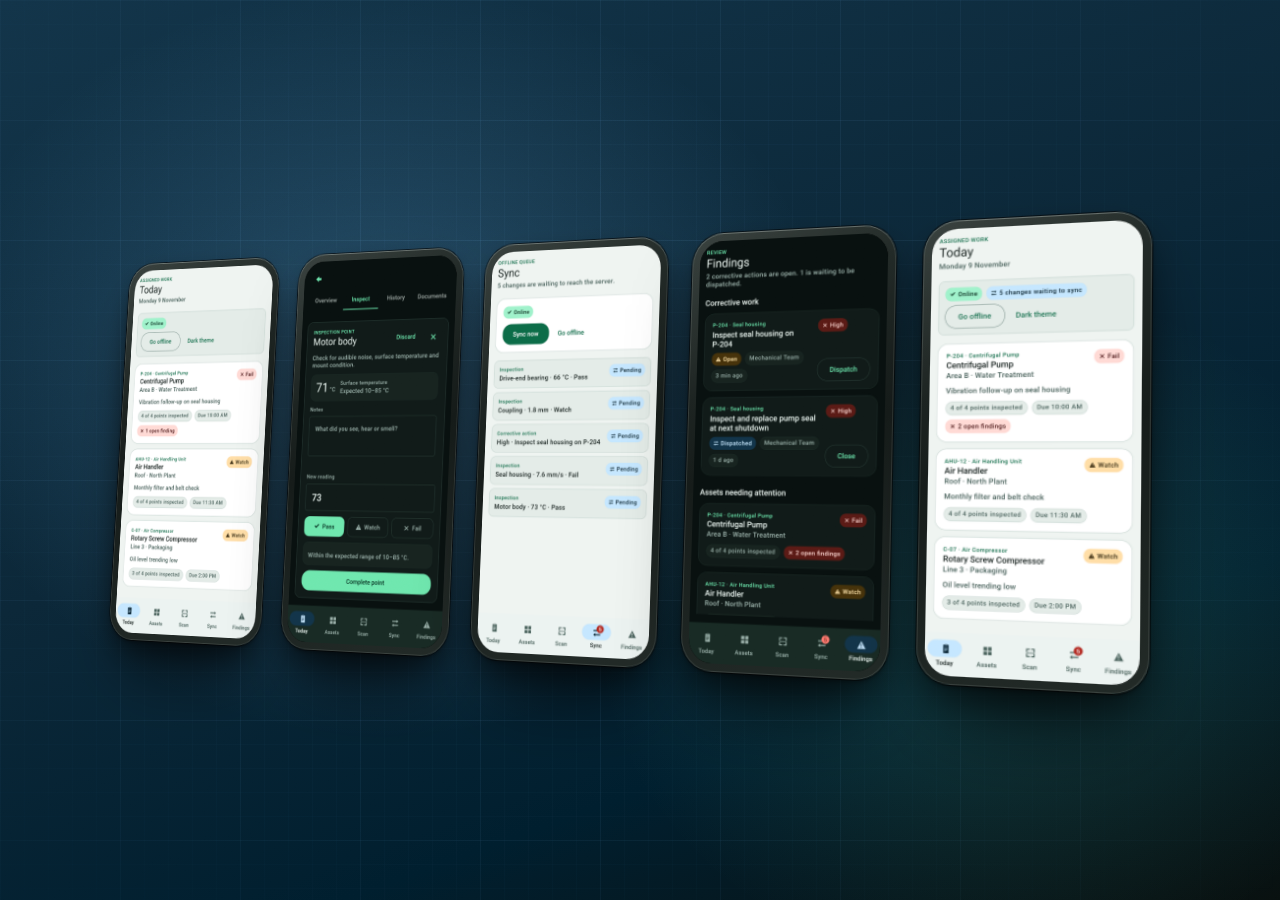
<file: docs/banners/src/stylized-flow.html>
<!doctype html>
<html><head><meta charset="utf-8"><title>stylized-flow</title>
<link rel="stylesheet" href="frames.css">
<style>
  /* One round, left to right, at phone width and alternating Light and Dark: Today's assigned work, the Motor body
     point with 73 °C and Pass, the Sync queue holding the round, Findings with the new corrective action, and Today
     again with five changes waiting to sync. One session. The phones stand on one plane, the round's end nearest the viewer.
     Backdrop from the Secondary family (the queue's colour): OnSecondaryContainer #001E2E into SecondaryContainer
     (Dark) #123449, lit by Secondary (Dark) #7FC9FF and Primary (Dark) #6EE7AE. */
  .stage { background:
      radial-gradient(50% 60% at 30% 40%, rgba(127,201,255,.22) 0%, rgba(127,201,255,0) 70%),
      radial-gradient(45% 55% at 78% 70%, rgba(110,231,174,.14) 0%, rgba(110,231,174,0) 70%),
      linear-gradient(160deg, #123449 0%, #0B2738 45%, #001E2E 75%, #08100F 100%); --grain: .06; }
  .survey { --gs: 24px; --gc: rgba(127,201,255,.08); --gc2: rgba(127,201,255,.04);
    --gm: radial-gradient(75% 85% at 45% 45%, #000 0%, rgba(0,0,0,.5) 60%, transparent 100%); }
  .plane { position: absolute; left: 50%; top: 50%; width: 0; height: 0; transform-style: preserve-3d;
    transform: perspective(1600px) rotateY(-22deg) rotateX(5deg) translateX(-62px); }
  .device { width: 206px; height: 432px; --bezel: 8px; --r: 32px; top: -216px; }
</style></head>
<body><div class="stage grain on-night">
  <div class="survey"></div>
  <div class="plane">
    <div class="device" style="left:-584px"><div class="screen"><img src="cap/light-phone-today@2x.png"></div></div>
    <div class="device" style="left:-352px"><div class="screen"><img src="cap/dark-phone-point@2x.png"></div></div>
    <div class="device" style="left:-120px"><div class="screen"><img src="cap/light-phone-sync@2x.png"></div></div>
    <div class="device" style="left:112px"><div class="screen"><img src="cap/dark-phone-findings@2x.png"></div></div>
    <div class="device" style="left:344px"><div class="screen"><img src="cap/light-phone-today-after@2x.png"></div></div>
  </div>
</div></body></html>
</file>
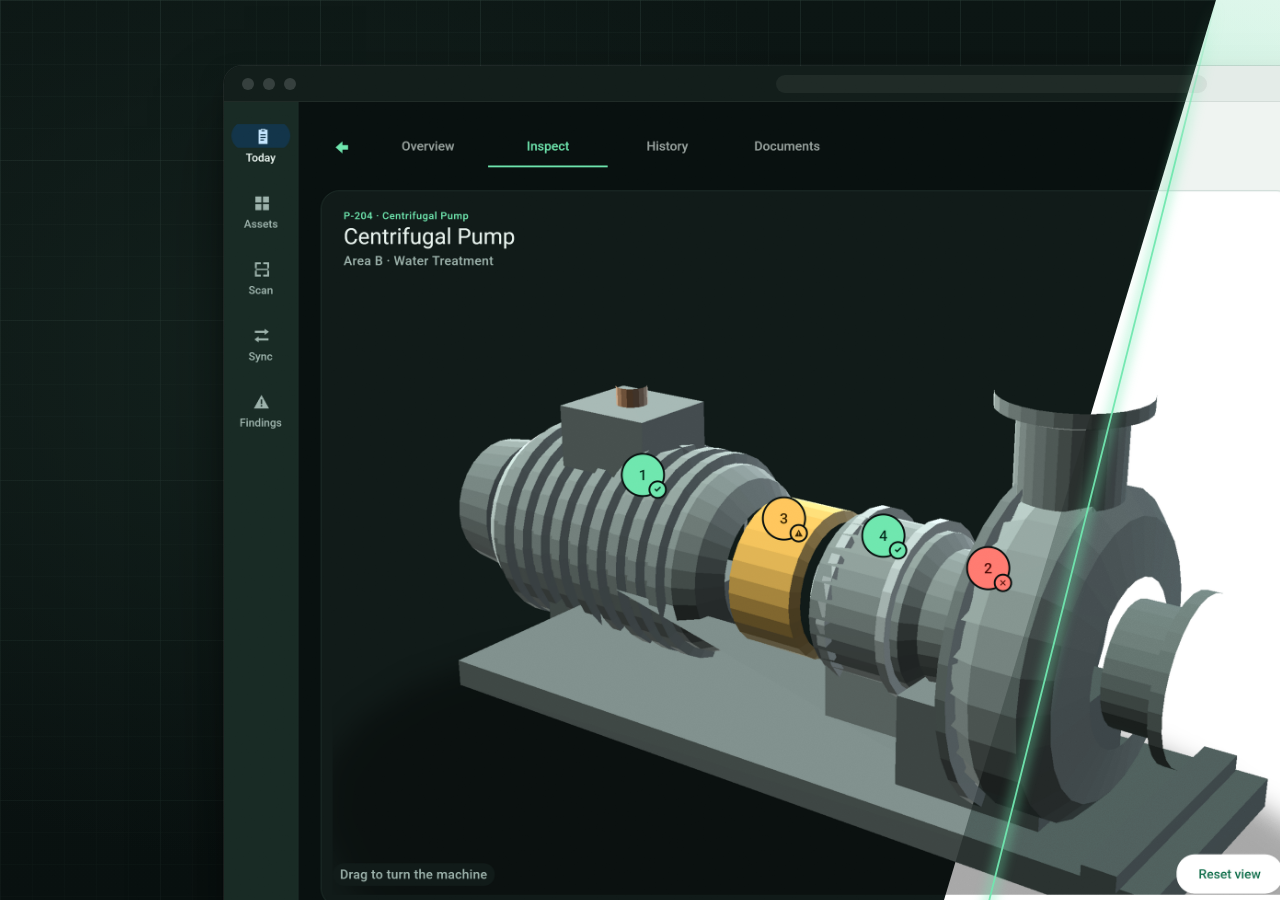
<file: docs/banners/src/stylized-split-hero.html>
<!doctype html>
<html><head><meta charset="utf-8"><title>stylized-split-hero</title>
<link rel="stylesheet" href="frames.css">
<style>
  /* Hero (1920 x 1080) of stylized-split. One inspection, one moment, both themes: P-204's Inspect tab with the Seal housing point ready to complete
     (7.6 mm/s, Fail, a note and a photo), captured in Dark, then in Light after the switch on Today; the draft is the
     same one, so every value agrees. Cut on one diagonal through backdrop and window: Dark on the machine side,
     Light on the inspector side. Night Background #08100F with the surveyor's grid; day Background #EFF4F1 into
     PrimaryContainer #9FF2CB; the seam is Dark Primary #6EE7AE. The window shows the whole page down to the Complete point button (the last 10 CSS px of empty page are cut). */
  .layer { position: absolute; inset: 0; }
  .night { background:
      radial-gradient(70% 80% at 22% 40%, #13211D 0%, rgba(19,33,29,0) 70%),
      linear-gradient(180deg, #0B1513 0%, #08100F 100%); }
  .night .survey { --gs: 22px; --gc: rgba(44,64,58,.30); --gc2: rgba(30,46,41,.28);
    --gm: linear-gradient(180deg, #000 0%, rgba(0,0,0,.4) 100%); }
  .layer.day { background:
      radial-gradient(70% 80% at 85% 25%, rgba(159,242,203,.55) 0%, rgba(159,242,203,0) 70%),
      linear-gradient(180deg, #F4F8F6 0%, #E4ECE8 100%);
    clip-path: polygon(var(--x1) 0, 100% 0, 100% 100%, var(--x2) 100%); }
  .stage { --x1: 1216px; --x2: 944px; }
  .win { left: 224px; top: 66px; width: 1472px; --bar: 36px; border-radius: 18px; }
  .win .view { height: 911px; overflow: hidden; }
  .win .bar { padding: 0 18px; gap: 9px; } .win .bar i { width: 12px; height: 12px; } .win .bar b { height: 18px; border-radius: 9px; }
  .night .survey { --gs: 32px; }
  .seam { position: absolute; inset: 0; pointer-events: none; }
</style></head>
<body><div class="stage">
  <div class="layer night grain">
    <div class="survey"></div>
    <div class="win night"><div class="bar"><i></i><i></i><i></i><b></b></div><div class="view"><img src="cap/dark-desk-inspect@2x.png"></div></div>
  </div>
  <div class="layer day grain" style="--grain:.04">
    <div class="win"><div class="bar"><i></i><i></i><i></i><b></b></div><div class="view"><img src="cap/light-desk-inspect@2x.png"></div></div>
  </div>
  <svg class="seam" width="1920" height="1080" viewBox="0 0 1920 1080">
    <defs><linearGradient id="g" x1="0" y1="0" x2="0" y2="1">
      <stop offset="0" stop-color="#6EE7AE" stop-opacity="0"/><stop offset=".15" stop-color="#6EE7AE" stop-opacity=".95"/>
      <stop offset=".85" stop-color="#6EE7AE" stop-opacity=".95"/><stop offset="1" stop-color="#6EE7AE" stop-opacity="0"/></linearGradient>
      <filter id="b" x="-50%" y="-10%" width="200%" height="120%"><feGaussianBlur stdDeviation="6"/></filter></defs>
    <line x1="1216" y1="0" x2="944" y2="1080" stroke="url(#g)" stroke-width="9" filter="url(#b)" opacity=".5"/>
    <line x1="1216" y1="0" x2="944" y2="1080" stroke="url(#g)" stroke-width="1.8"/>
  </svg>
</div></body></html>
</file>
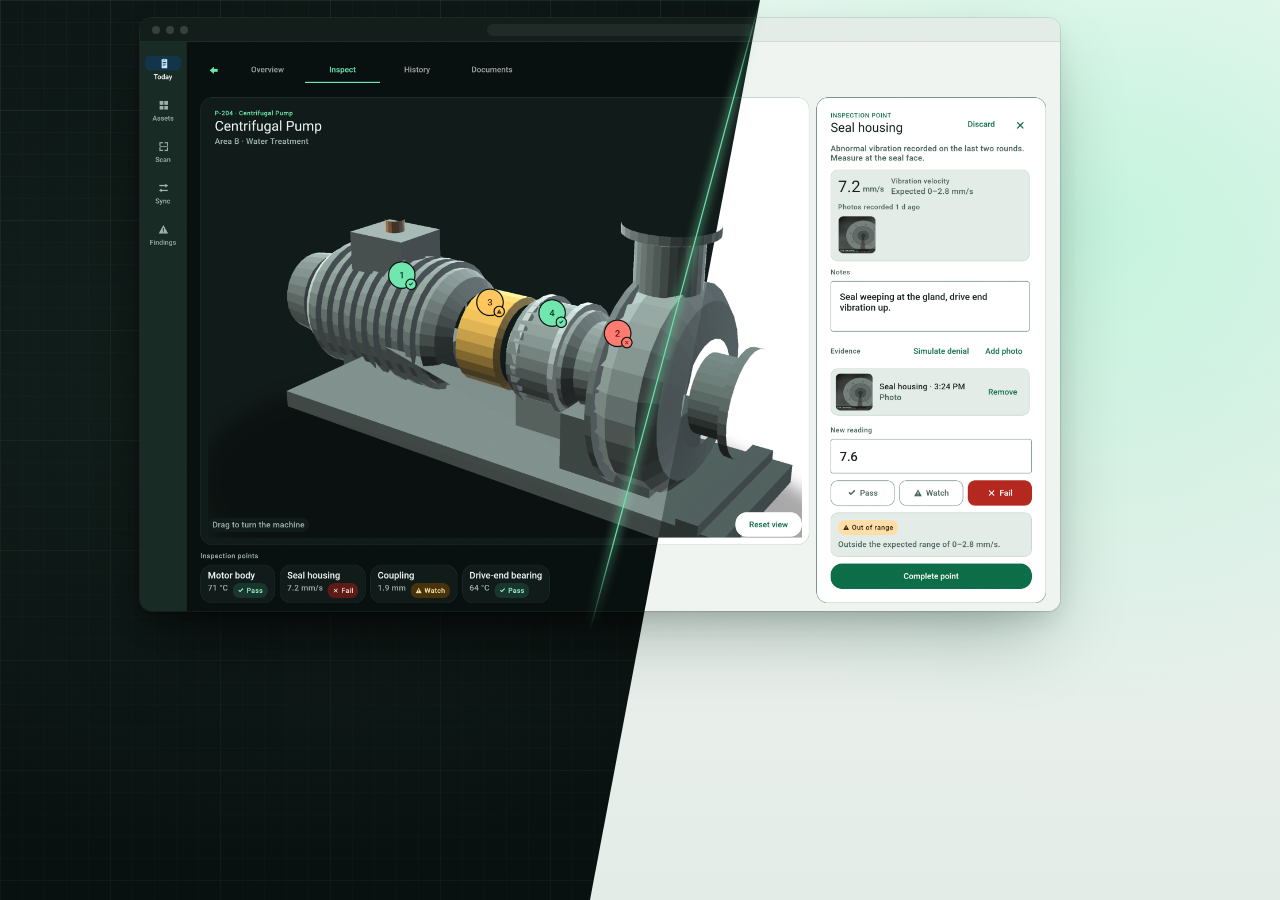
<file: docs/banners/src/stylized-split.html>
<!doctype html>
<html><head><meta charset="utf-8"><title>stylized-split</title>
<link rel="stylesheet" href="frames.css">
<style>
  /* One inspection, one moment, both themes: P-204's Inspect tab with the Seal housing point ready to complete
     (7.6 mm/s, Fail, a note and a photo), captured in Dark, then in Light after the switch on Today; the draft is the
     same one, so every value agrees. Cut on one diagonal through backdrop and window: Dark on the machine side,
     Light on the inspector side. Night Background #08100F with the surveyor's grid; day Background #EFF4F1 into
     PrimaryContainer #9FF2CB; the seam is Dark Primary #6EE7AE. The window shows the whole page down to the Complete point button (the last 10 CSS px of empty page are cut). */
  .layer { position: absolute; inset: 0; }
  .night { background:
      radial-gradient(70% 80% at 22% 40%, #13211D 0%, rgba(19,33,29,0) 70%),
      linear-gradient(180deg, #0B1513 0%, #08100F 100%); }
  .night .survey { --gs: 22px; --gc: rgba(44,64,58,.30); --gc2: rgba(30,46,41,.28);
    --gm: linear-gradient(180deg, #000 0%, rgba(0,0,0,.4) 100%); }
  .layer.day { background:
      radial-gradient(70% 80% at 85% 25%, rgba(159,242,203,.55) 0%, rgba(159,242,203,0) 70%),
      linear-gradient(180deg, #F4F8F6 0%, #E4ECE8 100%);
    clip-path: polygon(var(--x1) 0, 100% 0, 100% 100%, var(--x2) 100%); }
  .stage { --x1: 760px; --x2: 590px; }
  .win { left: 140px; top: 18px; width: 920px; --bar: 24px; }
  .win .view { height: 569px; overflow: hidden; }
  .seam { position: absolute; inset: 0; pointer-events: none; }
</style></head>
<body><div class="stage">
  <div class="layer night grain">
    <div class="survey"></div>
    <div class="win night"><div class="bar"><i></i><i></i><i></i><b></b></div><div class="view"><img src="cap/dark-desk-inspect@2x.png"></div></div>
  </div>
  <div class="layer day grain" style="--grain:.04">
    <div class="win"><div class="bar"><i></i><i></i><i></i><b></b></div><div class="view"><img src="cap/light-desk-inspect@2x.png"></div></div>
  </div>
  <svg class="seam" width="1200" height="630" viewBox="0 0 1200 630">
    <defs><linearGradient id="g" x1="0" y1="0" x2="0" y2="1">
      <stop offset="0" stop-color="#6EE7AE" stop-opacity="0"/><stop offset=".15" stop-color="#6EE7AE" stop-opacity=".95"/>
      <stop offset=".85" stop-color="#6EE7AE" stop-opacity=".95"/><stop offset="1" stop-color="#6EE7AE" stop-opacity="0"/></linearGradient>
      <filter id="b" x="-50%" y="-10%" width="200%" height="120%"><feGaussianBlur stdDeviation="4"/></filter></defs>
    <line x1="760" y1="0" x2="590" y2="630" stroke="url(#g)" stroke-width="6" filter="url(#b)" opacity=".5"/>
    <line x1="760" y1="0" x2="590" y2="630" stroke="url(#g)" stroke-width="1.2"/>
  </svg>
</div></body></html>
</file>
<file: docs/banners/src/frames.css>
/* Shared frames and backdrops for the TRACE banners.
   Every colour is the app's own: Trace/Styles/ColorPaletteOverride.xaml (the 33 Material roles, Light and Default/Dark)
   and the no-role colours in Trace/App.xaml (Success*, Watch*, Scrim, Equipment*). */
:root {
  /* Dark (Default) palette: TRACE's working theme */
  --d-bg: #08100F;            /* BackgroundColor */
  --d-surface: #101A18;       /* SurfaceColor */
  --d-surface-var: #17231F;   /* SurfaceVariantColor */
  --d-outline: #2C403A;       /* OutlineColor */
  --d-outline-var: #1E2E29;   /* OutlineVariantColor */
  --d-on: #E8F3EE;            /* OnSurfaceColor */
  --d-on-var: #9CB2AB;        /* OnSurfaceVariantColor */
  --d-primary: #6EE7AE;       /* PrimaryColor (= SuccessColor, Pass) */
  --d-primary-ct: #17352C;    /* PrimaryContainerColor */
  --d-secondary: #7FC9FF;     /* SecondaryColor */
  --d-secondary-ct: #123449;  /* SecondaryContainerColor */
  --d-watch: #FFC65C;         /* WatchColor (App.xaml) = TertiaryColor */
  --d-error: #FF7A70;         /* ErrorColor (Fail) */
  /* Light palette: the office review theme */
  --l-bg: #EFF4F1;            /* BackgroundColor */
  --l-surface: #FFFFFF;       /* SurfaceColor */
  --l-surface-var: #E4ECE8;   /* SurfaceVariantColor */
  --l-outline-var: #C7D6D1;   /* OutlineVariantColor */
  --l-outline: #77908A;       /* OutlineColor */
  --l-on: #111C19;            /* OnSurfaceColor */
  --l-primary: #0B6B47;       /* PrimaryColor (= SuccessColor, Pass) */
  --l-primary-ct: #9FF2CB;    /* PrimaryContainerColor */
  --l-primary-dk: #002517;    /* OnPrimaryContainerColor / PrimaryVariantDark */
  --l-secondary: #00567C;     /* SecondaryColor */
  --l-secondary-ct: #C5E7FF;  /* SecondaryContainerColor */
  --l-watch-ct: #FFDEA6;      /* WatchContainerColor (App.xaml) */
  --guard: #B78A2E;           /* EquipmentGuardColor (App.xaml), the coupling guard's paint */
}
* { box-sizing: border-box; }
html, body { margin: 0; width: 100%; height: 100%; overflow: hidden; background: var(--d-bg); }
.stage { position: absolute; inset: 0; overflow: hidden; }
img { display: block; }

/* Film grain from an SVG turbulence, laid over the backdrop */
.grain::after {
  content: ''; position: absolute; inset: 0; pointer-events: none; opacity: var(--grain, .05); mix-blend-mode: overlay; z-index: 50;
  background-image: url("data:image/svg+xml;utf8,<svg xmlns='http://www.w3.org/2000/svg' width='240' height='240'><filter id='n'><feTurbulence type='fractalNoise' baseFrequency='.85' numOctaves='3' stitchTiles='stitch'/><feColorMatrix values='0 0 0 0 .5  0 0 0 0 .5  0 0 0 0 .5  0 0 0 1 0'/></filter><rect width='100%' height='100%' filter='url(%23n)'/></svg>");
  background-size: 240px 240px;
}

/* TRACE's own backdrop motif: a surveyor's grid (the field notebook / drawing-sheet square), drawn in the palette's
   OutlineVariant and let go towards the edges. --gc is the line colour, --gs the square, --gm the falloff mask. */
.survey { position: absolute; inset: 0; pointer-events: none;
  background-image:
    linear-gradient(var(--gc, rgba(30,46,41,.9)) 1px, transparent 1px),
    linear-gradient(90deg, var(--gc, rgba(30,46,41,.9)) 1px, transparent 1px),
    linear-gradient(var(--gc2, rgba(30,46,41,.45)) 1px, transparent 1px),
    linear-gradient(90deg, var(--gc2, rgba(30,46,41,.45)) 1px, transparent 1px);
  background-size: calc(var(--gs, 24px) * 5) calc(var(--gs, 24px) * 5), calc(var(--gs, 24px) * 5) calc(var(--gs, 24px) * 5),
                   var(--gs, 24px) var(--gs, 24px), var(--gs, 24px) var(--gs, 24px);
  background-position: var(--gx, 0) var(--gy, 0);
  -webkit-mask-image: var(--gm, radial-gradient(70% 70% at 50% 50%, #000 0%, rgba(0,0,0,.35) 60%, transparent 100%)); }

/* Generic desktop window: a slim neutral title bar, no brand marks. .night for a Dark capture. */
.win { position: absolute; border-radius: 12px; overflow: hidden; background: var(--l-surface);
  box-shadow: 0 0 0 1px rgba(17,28,25,.10), 0 1px 2px rgba(17,28,25,.06), 0 10px 24px -6px rgba(17,28,25,.16), 0 34px 70px -18px rgba(0,37,23,.34); }
.win .bar { height: var(--bar, 26px); display: flex; align-items: center; gap: 6px; padding: 0 12px; background: #E4ECE8;
  border-bottom: 1px solid rgba(17,28,25,.08); }
.win .bar i { width: 8px; height: 8px; border-radius: 50%; background: rgba(17,28,25,.16); }
.win .bar b { margin: 0 auto; width: 30%; height: 12px; border-radius: 6px; background: rgba(17,28,25,.06); }
.win.night { background: var(--d-bg);
  box-shadow: 0 0 0 1px rgba(232,243,238,.08), 0 1px 2px rgba(0,0,0,.3), 0 12px 28px -6px rgba(0,0,0,.5), 0 40px 80px -20px rgba(0,0,0,.65); }
.win.night .bar { background: #121D1A; border-bottom-color: rgba(232,243,238,.06); }
.win.night .bar i { background: rgba(232,243,238,.16); }
.win.night .bar b { background: rgba(232,243,238,.06); }
.win img { width: 100%; height: auto; }

/* Generic field tablet and phone: a graphite body with a raised bumper lip at the corners (a rugged, gloved-hand
   device, no particular make): no notch, no camera, no logo, no buttons. */
.device { position: absolute; padding: var(--bezel, 9px); border-radius: var(--r, 38px);
  background:
    linear-gradient(145deg, rgba(255,255,255,.07), rgba(255,255,255,0) 30%),
    linear-gradient(160deg, #2A3330 0%, #151B19 50%, #222A27 100%);
  box-shadow: inset 0 0 0 1px rgba(232,243,238,.10), inset 0 1px 0 rgba(232,243,238,.18), 0 0 0 1px rgba(8,16,15,.45),
              0 2px 4px rgba(8,16,15,.12), 0 14px 30px -8px rgba(8,16,15,.32), 0 40px 70px -24px rgba(8,16,15,.45); }
.device .screen { position: relative; width: 100%; height: 100%; overflow: hidden; border-radius: calc(var(--r, 38px) - var(--bezel, 9px)); background: #000; }
.device .screen img { width: 100%; height: 100%; object-fit: cover; object-position: top; }
.device.rugged::before { content: ''; position: absolute; inset: -3px; border-radius: calc(var(--r, 38px) + 3px); pointer-events: none; z-index: -1;
  background:
    radial-gradient(circle at 0 0, #1A2220 0 calc(var(--r, 38px) * 1.1), transparent calc(var(--r, 38px) * 1.1 + 1px)),
    radial-gradient(circle at 100% 0, #1A2220 0 calc(var(--r, 38px) * 1.1), transparent calc(var(--r, 38px) * 1.1 + 1px)),
    radial-gradient(circle at 0 100%, #1A2220 0 calc(var(--r, 38px) * 1.1), transparent calc(var(--r, 38px) * 1.1 + 1px)),
    radial-gradient(circle at 100% 100%, #1A2220 0 calc(var(--r, 38px) * 1.1), transparent calc(var(--r, 38px) * 1.1 + 1px)); }
.on-night .device { box-shadow: inset 0 0 0 1px rgba(232,243,238,.12), inset 0 1px 0 rgba(232,243,238,.20), 0 0 0 1px rgba(0,0,0,.6),
              0 2px 4px rgba(0,0,0,.35), 0 16px 34px -8px rgba(0,0,0,.6), 0 44px 80px -24px rgba(0,0,0,.75); }
</file>
